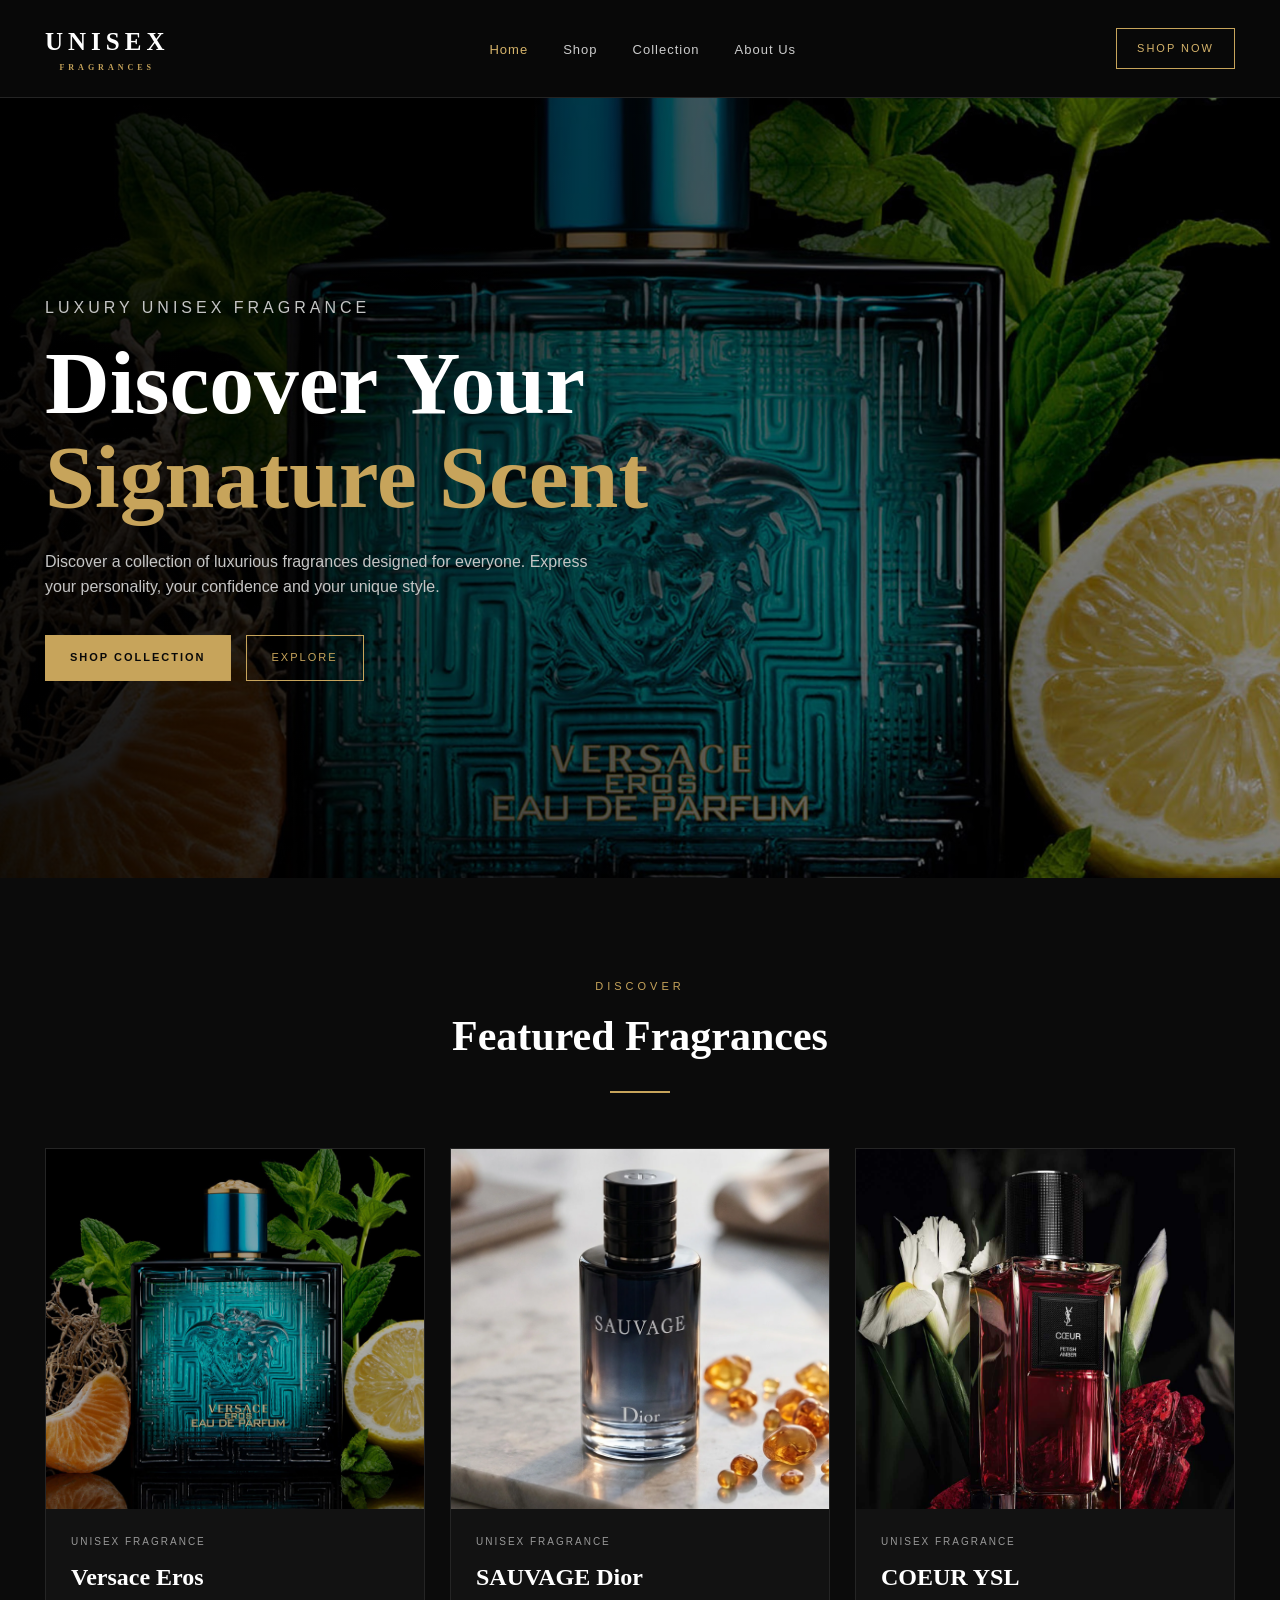
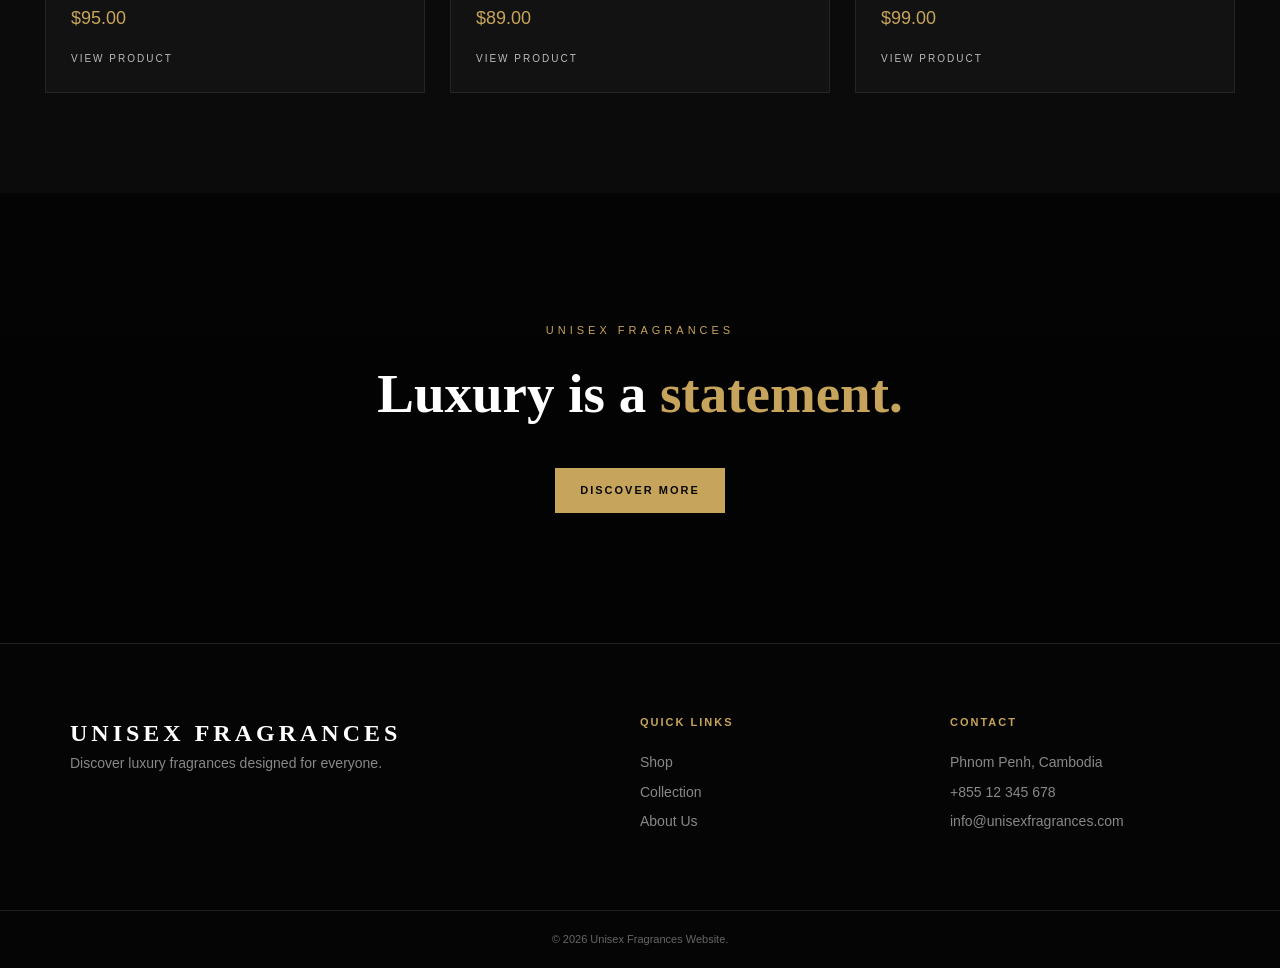
<file: Index.html>
<!DOCTYPE html>
<html lang="en">

<head>
    <meta charset="UTF-8">
    <meta name="viewport" content="width=device-width, initial-scale=1.0">

    <title>Unisex Fragrances | Luxury Perfume</title>

    <link rel="stylesheet" href="index.css">
</head>

<body>

<header>

    <nav class="navbar">

        <!-- SHOP NAME -->
        <a href="Index.html" class="logo">
            UNISEX
            <span>FRAGRANCES</span>
        </a>

        <ul class="nav-links">

            <li>
                <a href="Index.html" class="active">
                    Home
                </a>
            </li>

            <li>
                <a href="shop.html">
                    Shop
                </a>
            </li>

            <li>
                <a href="collection.html">
                    Collection
                </a>
            </li>

            <li>
                <a href="about.html">
                    About Us
                </a>
            </li>

        

        </ul>

        <a href="shop.html" class="nav-button">
            SHOP NOW
        </a>

    </nav>

</header>


<!-- =========================
     HERO / HOME
========================= -->

<section class="hero">

    <div class="hero-content">

        <p class="small-title">
            LUXURY UNISEX FRAGRANCE
        </p>

        <h1>
            Discover Your
            <span>Signature Scent</span>
        </h1>

        <p class="hero-description">

            Discover a collection of luxurious fragrances
            designed for everyone. Express your personality,
            your confidence and your unique style.

        </p>

        <div class="hero-buttons">

            <a href="shop.html" class="gold-button">
                SHOP COLLECTION
            </a>

            <a href="collection.html" class="outline-button">
                EXPLORE
            </a>

        </div>

    </div>

</section>


<!-- =========================
     FEATURED PRODUCTS
========================= -->

<section class="featured">

    <div class="section-title">

        <p>DISCOVER</p>

        <h2>
            Featured Fragrances
        </h2>

        <span></span>

    </div>


    <div class="product-grid">


        <!-- PRODUCT 1 -->

        <div class="product-card">

            <div class="product-image">

                <img
                    src="Image/image.png"
                    alt="Versace Eros">

            </div>

            <div class="product-info">

                <p>UNISEX FRAGRANCE</p>

                <h3>
                    Versace Eros
                </h3>

                <span>
                    $95.00
                </span>

                <a href="versace_eros.html">
                    VIEW PRODUCT
                </a>

            </div>

        </div>


        <!-- PRODUCT 2 -->

        <div class="product-card">

            <div class="product-image">

                <img
                    src="Image/image_2026-09-25_21-42-36.png"
                    alt="SAUVAGE Dior Perfume">

            </div>

            <div class="product-info">

                <p>UNISEX FRAGRANCE</p>

                <h3>
                    SAUVAGE Dior
                </h3>

                <span>
                    $89.00
                </span>

                <a href="sauvage_dior.html">
                    VIEW PRODUCT
                </a>

            </div>

        </div>


        <!-- PRODUCT 3 -->

        <div class="product-card">

            <div class="product-image">

                <img
                    src="Image/WW-51570YSL_coeur_edp_alt2.jpg"
                    alt="COEUR YSL Perfume">

            </div>

            <div class="product-info">

                <p>UNISEX FRAGRANCE</p>

                <h3>
                    COEUR YSL
                </h3>

                <span>
                    $99.00
                </span>

                <a href="coeur_ysl.html">
                    VIEW PRODUCT
                </a>

            </div>

        </div>

    </div>

</section>


<!-- =========================
     LUXURY SECTION
========================= -->

<section class="luxury-banner">

    <div>

        <p>
            UNISEX FRAGRANCES
        </p>

        <h2>
            Luxury is a
            <span>statement.</span>
        </h2>

        <a
            href="collection.html"
            class="gold-button">

            DISCOVER MORE

        </a>

    </div>

</section>


<!-- =========================
     FOOTER
========================= -->

<footer>

    <div class="footer-content">


        <div>

            <h2>
                UNISEX FRAGRANCES
            </h2>

            <p>
                Discover luxury fragrances designed
                for everyone.
            </p>

        </div>


        <div>

            <h3>
                QUICK LINKS
            </h3>

            <!-- <a href="Index.html">
                Home
            </a> -->

            <a href="shop.html">
                Shop
            </a>

            <a href="collection.html">
                Collection
            </a>

            <a href="about.html">
                About Us
            </a>

        </div>


        <div>

            <h3>
                CONTACT
            </h3>

            <p>
                Phnom Penh, Cambodia
            </p>

            <p>
                +855 12 345 678
            </p>

            <p>
                info@unisexfragrances.com
            </p>

        </div>


    </div>


    <div class="copyright">

        © 2026 Unisex Fragrances Website.
    

    </div>

</footer>

</body>

</html>
</file>
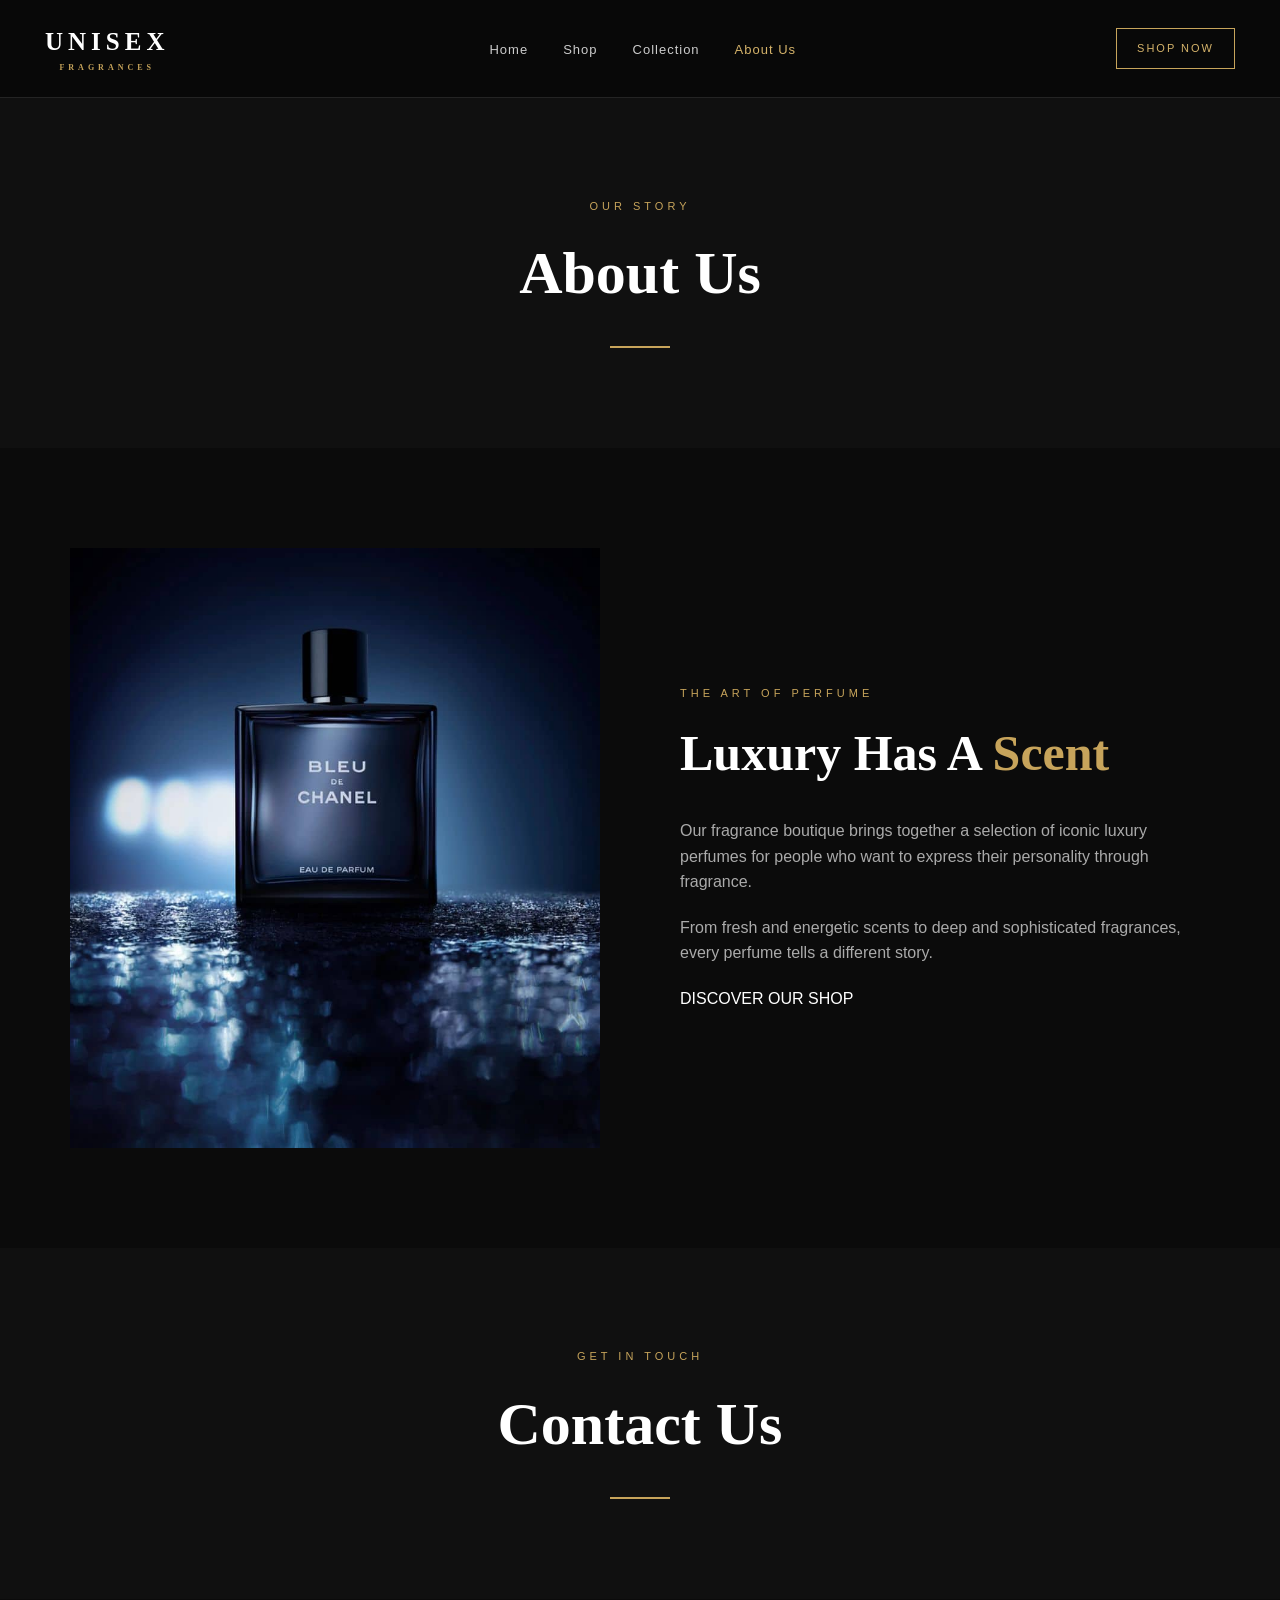
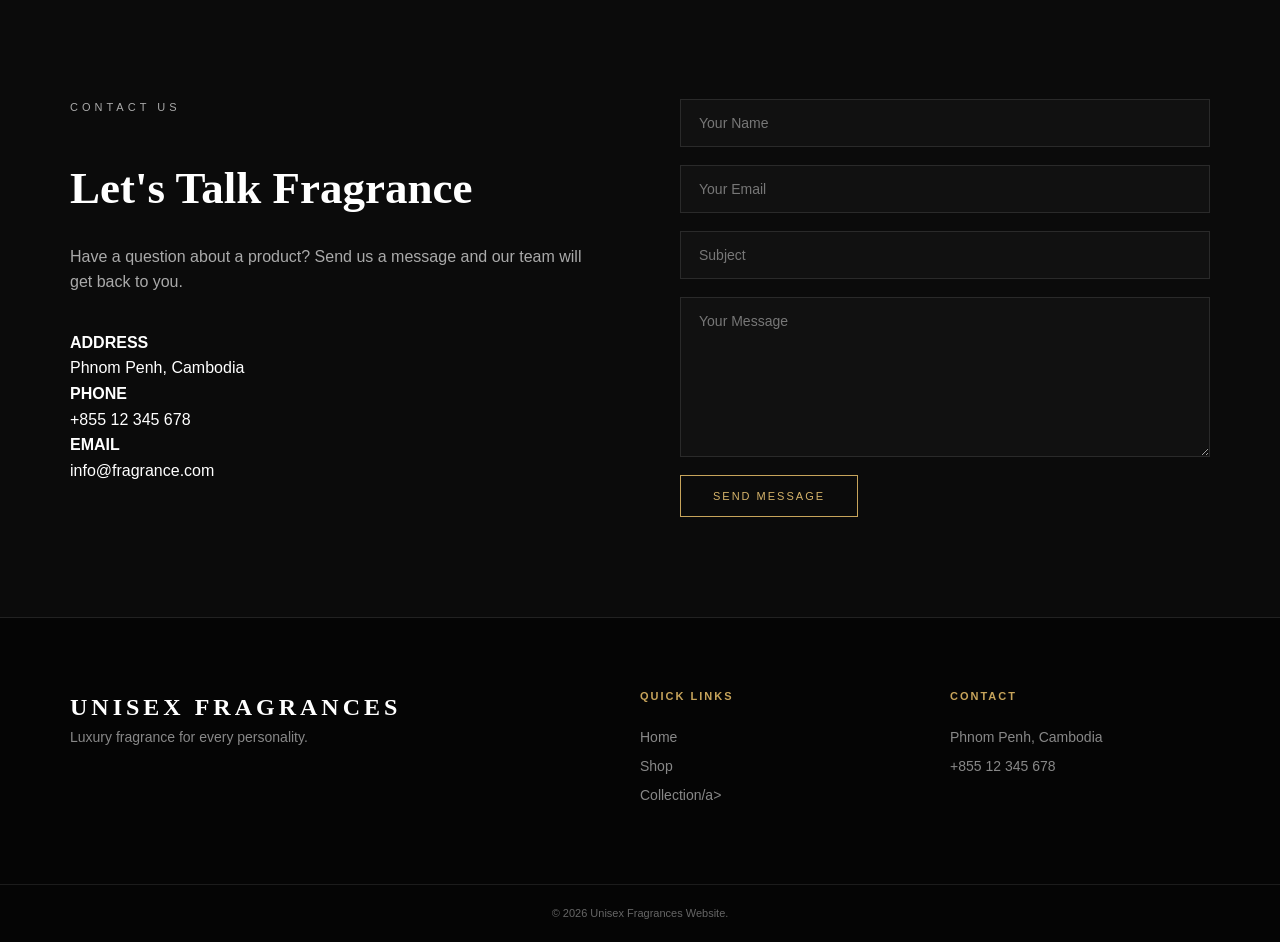
<file: about.html>
<!DOCTYPE html>
<html lang="en">
<head>
    <meta charset="UTF-8">
    <meta name="viewport" content="width=device-width, initial-scale=1.0">
    <title>About | Unisex Fragrance</title>
    <link rel="stylesheet" href="about.css">
</head>

<body>

<header>
    <nav class="navbar">

        <a href="Index.html" class="logo">
            UNISEX
            <span>FRAGRANCES</span>
        </a>

        <ul class="nav-links">
            <li><a href="Index.html">Home</a></li>
            <li><a href="shop.html">Shop</a></li>
            <li><a href="collection.html">Collection</a></li>
            <li><a href="about.html" class="active">About Us</a></li>
            
        </ul>

        <a href="shop.html" class="nav-button">SHOP NOW</a>

    </nav>
</header>


<section class="page-header">

    <p>OUR STORY</p>

    <h1>About Us</h1>

    <span></span>

</section>


<section class="about-section">

    <div class="about-image">

        <img src="/Image/chanel_blue_de_chanel.jpg">

    </div>


    <div class="about-content">

        <p class="small-title">THE ART OF PERFUME</p>

        <h2>Luxury Has A <span>Scent</span></h2>

        <p>
            Our fragrance boutique brings together a selection
            of iconic luxury perfumes for people who want to
            express their personality through fragrance.
        </p>

        <p>
            From fresh and energetic scents to deep and
            sophisticated fragrances, every perfume tells
            a different story.
        </p>

        <a href="shop.html" class="gold-button">
            DISCOVER OUR SHOP
        </a>

    </div>

</section>
<section class="page-header">

    <p>GET IN TOUCH</p>

    <h1>Contact Us</h1>

    <span></span>

</section>


<section class="contact-section">

    <div class="contact-info">

        <p class="small-title">CONTACT US</p>

        <h2>Let's Talk <span>Fragrance</span></h2>

        <p>
            Have a question about a product?
            Send us a message and our team will
            get back to you.
        </p>

        <div class="contact-item">
            <strong>ADDRESS</strong>
            <p>Phnom Penh, Cambodia</p>
        </div>

        <div class="contact-item">
            <strong>PHONE</strong>
            <p>+855 12 345 678</p>
        </div>

        <div class="contact-item">
            <strong>EMAIL</strong>
            <p>info@fragrance.com</p>
        </div>

    </div>


    <form class="contact-form">

        <input type="text" placeholder="Your Name" required>

        <input type="email" placeholder="Your Email" required>

        <input type="text" placeholder="Subject">

        <textarea rows="7" placeholder="Your Message"></textarea>

        <button type="submit" class="gold-button">
            SEND MESSAGE
        </button>

    </form>

</section>


<footer>

    <div class="footer-content">

        <div>
            <h2>UNISEX FRAGRANCES</h2>
            <p>Luxury fragrance for every personality.</p>
        </div>

        <div>
            <h3>QUICK LINKS</h3>
            <a href="Index.html">Home</a>
            <a href="shop.html">Shop</a>
            <a href="collection.html">Collection/a>
        </div>

        <div>
            <h3>CONTACT</h3>
            <p>Phnom Penh, Cambodia</p>
            <p>+855 12 345 678</p>
        </div>

    </div>

    <div class="copyright">
        © 2026 Unisex Fragrances Website.
    </div>

</footer>

</body>
</html>
</file>
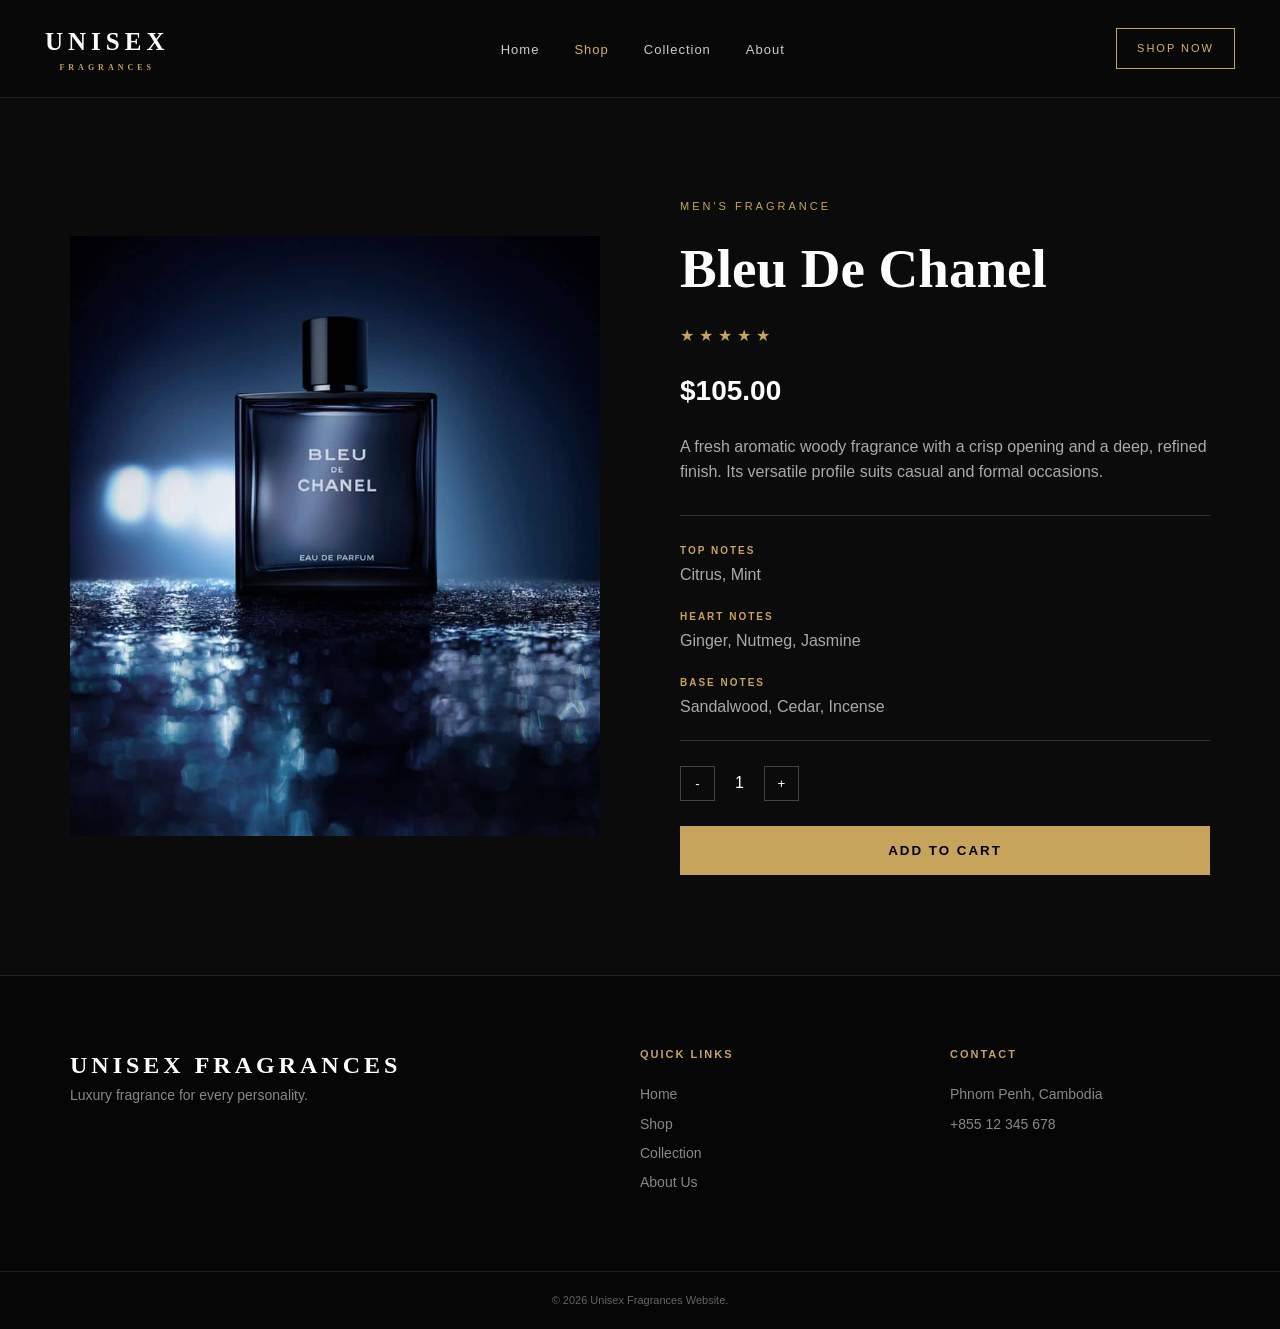
<file: bleu_de_chanel.html>
<!DOCTYPE html>
<html lang="en">
<head>
    <meta charset="UTF-8">
    <meta name="viewport" content="width=device-width, initial-scale=1.0">
    <title>Bleu De Chanel | Product</title>
    <link rel="stylesheet" href="product.css">
</head>

<body>

<header>
    <nav class="navbar">

        <a href="Index.html" class="logo">
            UNISEX
            <span>FRAGRANCES</span>
        </a>

        <ul class="nav-links">
            <li><a href="Index.html">Home</a></li>
            <li><a href="shop.html" class="active">Shop</a></li>
            <li><a href="collection.html">Collection</a></li>
            <li><a href="about.html">About</a></li>
            
        </ul>

        <a href="shop.html" class="nav-button">SHOP NOW</a>

    </nav>
</header>


<section class="product-detail">

    <div class="product-detail-image">

        <img src="Image/chanel_blue_de_chanel.jpg" alt="Bleu De Chanel Perfume">

    </div>


    <div class="product-detail-info">

        <p class="category">MEN'S FRAGRANCE</p>

        <h1>Bleu De Chanel</h1>

        <div class="stars">
            ★★★★★
        </div>

        <h2>$105.00</h2>

        <p class="description">

            A fresh aromatic woody fragrance with a crisp opening
            and a deep, refined finish. Its versatile profile
            suits casual and formal occasions.

        </p>


        <div class="notes">

            <div>
                <strong>TOP NOTES</strong>
                <p>Citrus, Mint</p>
            </div>

            <div>
                <strong>HEART NOTES</strong>
                <p>Ginger, Nutmeg, Jasmine</p>
            </div>

            <div>
                <strong>BASE NOTES</strong>
                <p>Sandalwood, Cedar, Incense</p>
            </div>

        </div>


        <div class="quantity">

            <button>-</button>
            <span>1</span>
            <button>+</button>

        </div>


        <button class="add-cart">
            ADD TO CART
        </button>

    </div>

</section>


<footer>

    <div class="footer-content">

        <div>
            <h2>UNISEX FRAGRANCES</h2>
            <p>Luxury fragrance for every personality.</p>
        </div>

        <div>
            <h3>QUICK LINKS</h3>
            <a href="Index.html">Home</a>
            <a href="shop.html">Shop</a>
            <a href="collection.html">Collection</a>
            <a href="about.html">About Us</a>
        </div>

        <div>
            <h3>CONTACT</h3>
            <p>Phnom Penh, Cambodia</p>
            <p>+855 12 345 678</p>
        </div>

    </div>

    <div class="copyright">
        © 2026 Unisex Fragrances Website.
    </div>

</footer>

</body>
</html>
</file>
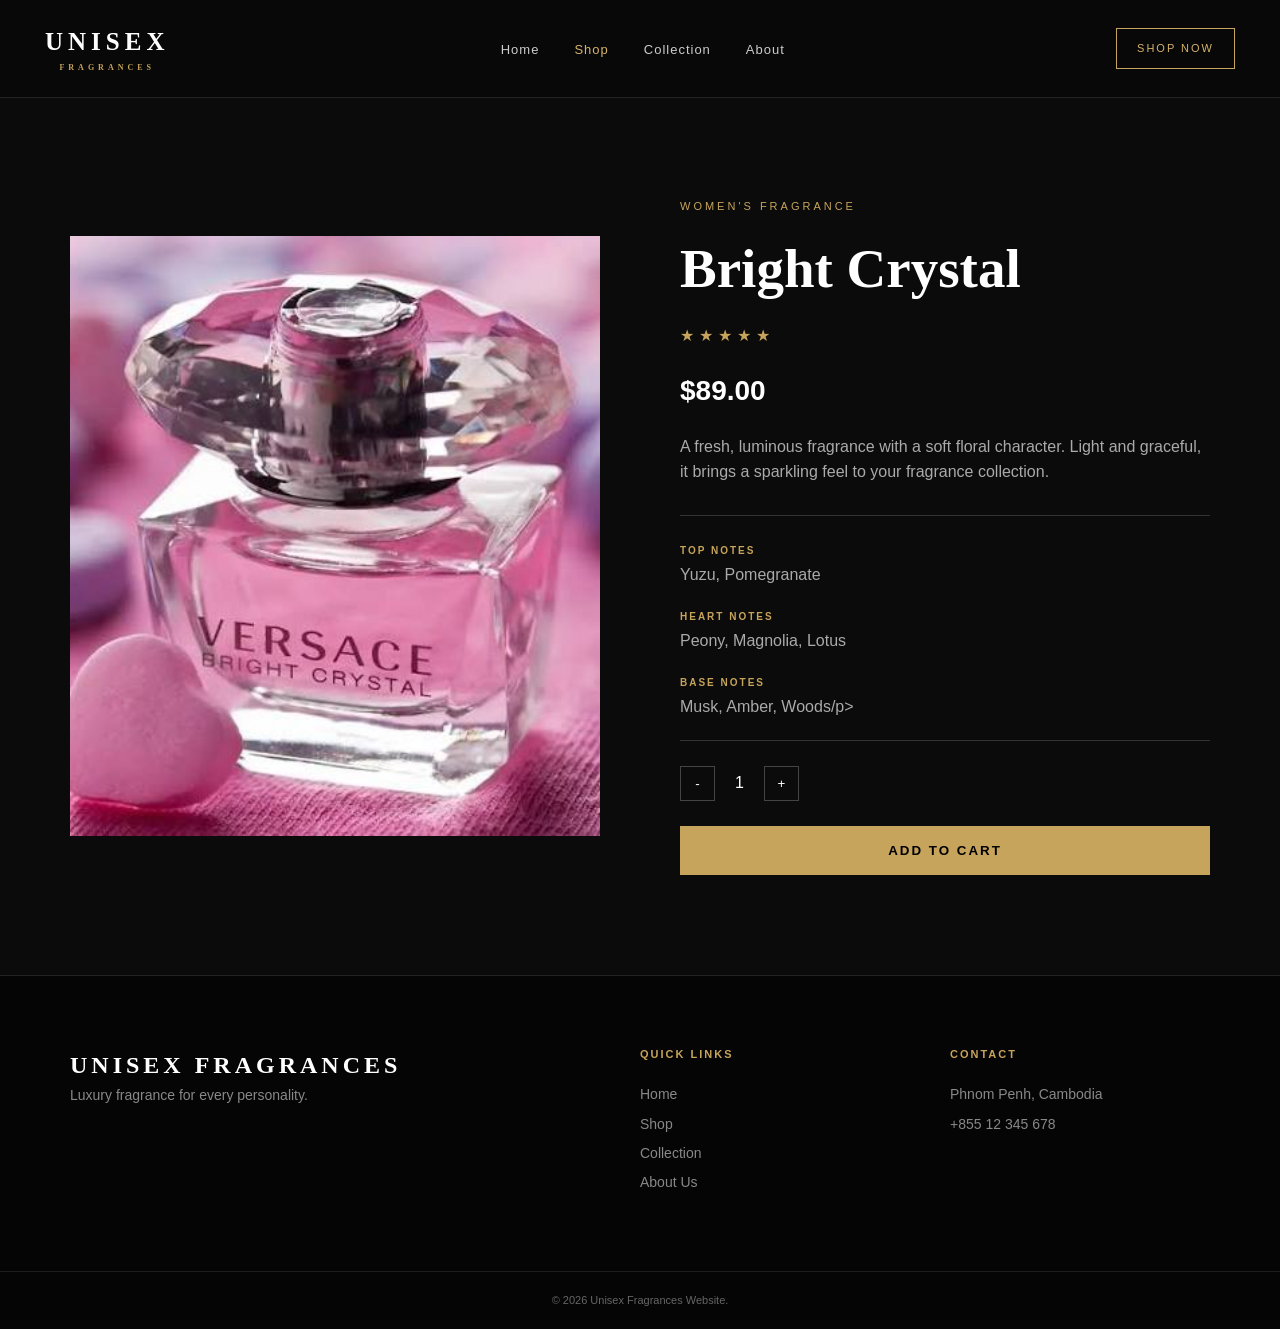
<file: bright_crystal.html>
<!DOCTYPE html>
<html lang="en">
<head>
    <meta charset="UTF-8">
    <meta name="viewport" content="width=device-width, initial-scale=1.0">
    <title>Bright Crystal | Product</title>
    <link rel="stylesheet" href="product.css">
</head>

<body>

<header>
    <nav class="navbar">

        <a href="Index.html" class="logo">
            UNISEX
            <span>FRAGRANCES</span>
        </a>

        <ul class="nav-links">
            <li><a href="Index.html">Home</a></li>
            <li><a href="shop.html" class="active">Shop</a></li>
            <li><a href="collection.html">Collection</a></li>
            <li><a href="about.html">About</a></li>
            
        </ul>

        <a href="shop.html" class="nav-button">SHOP NOW</a>

    </nav>
</header>


<section class="product-detail">

    <div class="product-detail-image">

        <img src="Image/images%20(1).jpg" alt="Bright Crystal Perfume">

    </div>


    <div class="product-detail-info">

        <p class="category">WOMEN'S FRAGRANCE</p>

        <h1>Bright Crystal</h1>

        <div class="stars">
            ★★★★★
        </div>

        <h2>$89.00</h2>

        <p class="description">

            A fresh, luminous fragrance with a soft floral
            character. Light and graceful, it brings a sparkling
            feel to your fragrance collection.

        </p>


        <div class="notes">

            <div>
                <strong>TOP NOTES</strong>
                <p>Yuzu, Pomegranate</p>
            </div>

            <div>
                <strong>HEART NOTES</strong>
                <p>Peony, Magnolia, Lotus</p>
            </div>

            <div>
                <strong>BASE NOTES</strong>
                <p>Musk, Amber, Woods/p>
            </div>

        </div>


        <div class="quantity">

            <button>-</button>
            <span>1</span>
            <button>+</button>

        </div>


        <button class="add-cart">
            ADD TO CART
        </button>

    </div>

</section>


<footer>

    <div class="footer-content">

        <div>
            <h2>UNISEX FRAGRANCES</h2>
            <p>Luxury fragrance for every personality.</p>
        </div>

        <div>
            <h3>QUICK LINKS</h3>
            <a href="Index.html">Home</a>
            <a href="shop.html">Shop</a>
            <a href="collection.html">Collection</a>
            <a href="about.html">About Us</a>
        </div>

        <div>
            <h3>CONTACT</h3>
            <p>Phnom Penh, Cambodia</p>
            <p>+855 12 345 678</p>
        </div>

    </div>

    <div class="copyright">
        © 2026 Unisex Fragrances Website.
    </div>

</footer>

</body>
</html>
</file>
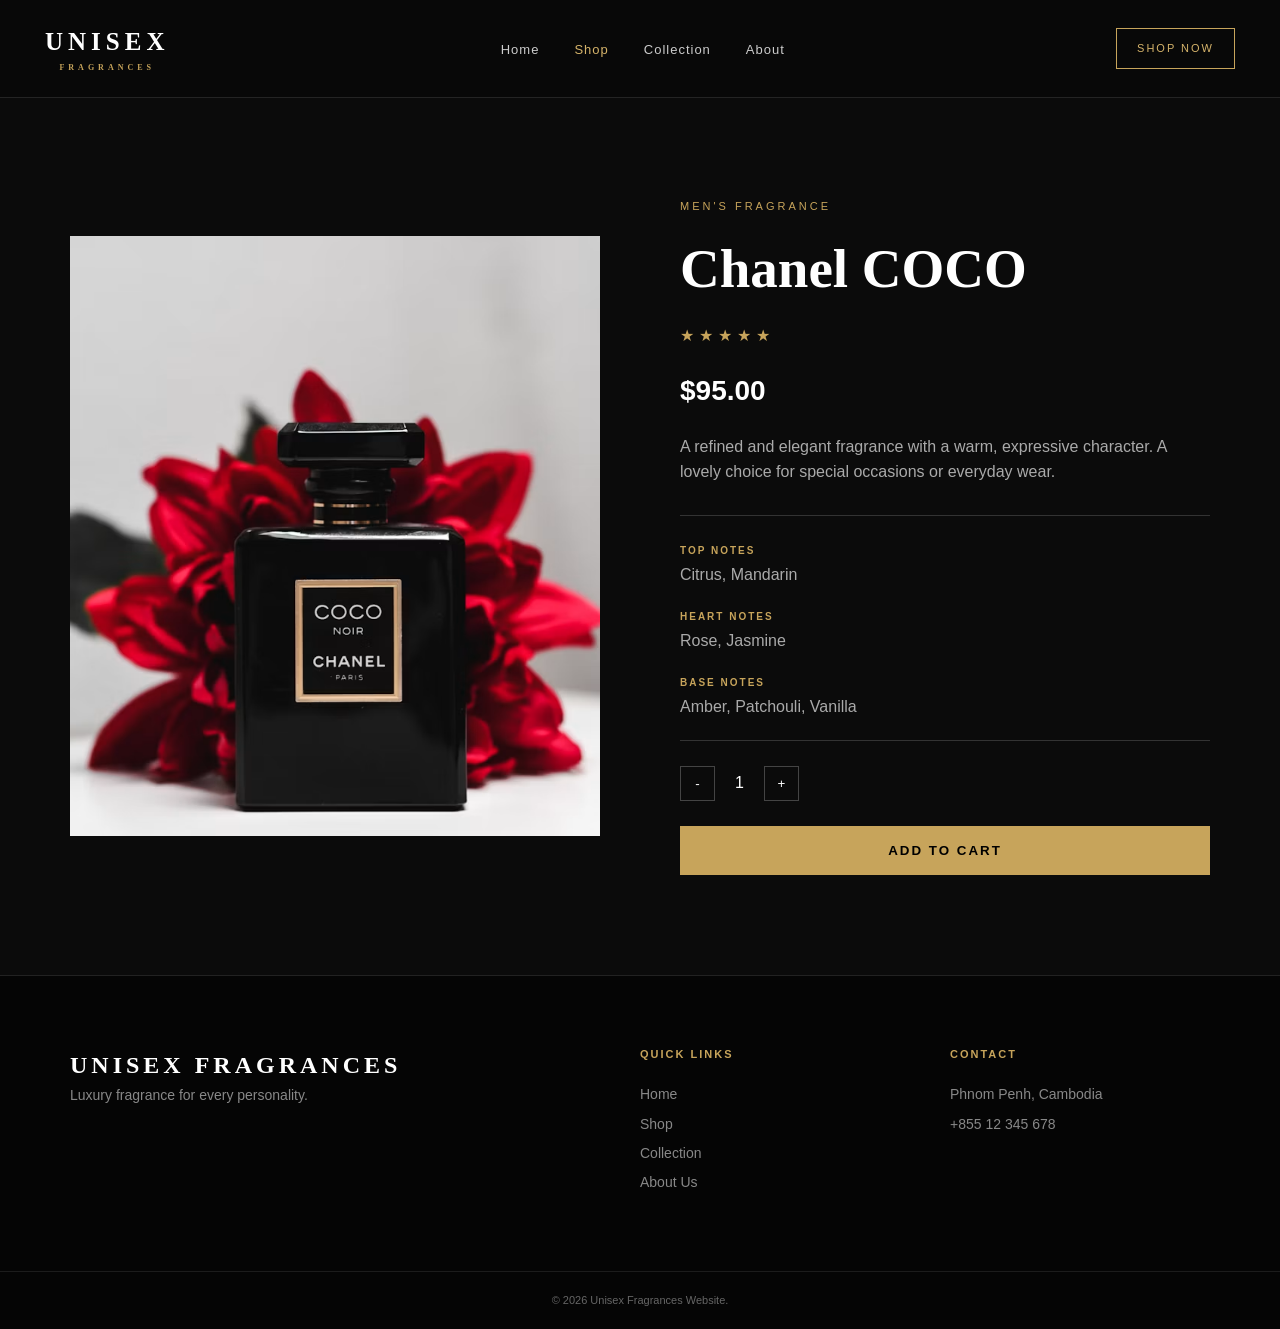
<file: chanel_coco.html>
<!DOCTYPE html>
<html lang="en">
<head>
    <meta charset="UTF-8">
    <meta name="viewport" content="width=device-width, initial-scale=1.0">
    <title>Chanel COCO | Product</title>
    <link rel="stylesheet" href="product.css">
</head>

<body>

<header>
    <nav class="navbar">

        <a href="Index.html" class="logo">
            UNISEX
            <span>FRAGRANCES</span>
        </a>

        <ul class="nav-links">
            <li><a href="Index.html">Home</a></li>
            <li><a href="shop.html" class="active">Shop</a></li>
            <li><a href="collection.html">Collection</a></li>
            <li><a href="about.html">About</a></li>
            
        </ul>

        <a href="shop.html" class="nav-button">SHOP NOW</a>

    </nav>
</header>


<section class="product-detail">

    <div class="product-detail-image">

        <img src="Image/photo-1594035910387-fea47794261f.avif" alt="Chanel COCO Perfume">

    </div>


    <div class="product-detail-info">

        <p class="category">MEN'S FRAGRANCE</p>

        <h1>Chanel COCO</h1>

        <div class="stars">
            ★★★★★
        </div>

        <h2>$95.00</h2>

        <p class="description">

            A refined and elegant fragrance with a warm, 
            expressive character. A lovely choice for special 
            occasions or everyday wear.

        </p>


        <div class="notes">

            <div>
                <strong>TOP NOTES</strong>
                <p>Citrus, Mandarin</p>
            </div>

            <div>
                <strong>HEART NOTES</strong>
                <p>Rose, Jasmine</p>
            </div>

            <div>
                <strong>BASE NOTES</strong>
                <p>Amber, Patchouli, Vanilla</p>
            </div>

        </div>


        <div class="quantity">

            <button>-</button>
            <span>1</span>
            <button>+</button>

        </div>


        <button class="add-cart">
            ADD TO CART
        </button>

    </div>

</section>


<footer>

    <div class="footer-content">

        <div>
            <h2>UNISEX FRAGRANCES</h2>
            <p>Luxury fragrance for every personality.</p>
        </div>

        <div>
            <h3>QUICK LINKS</h3>
            <a href="Index.html">Home</a>
            <a href="shop.html">Shop</a>
            <a href="collection.html">Collection</a>
            <a href="about.html">About Us</a>
        </div>

        <div>
            <h3>CONTACT</h3>
            <p>Phnom Penh, Cambodia</p>
            <p>+855 12 345 678</p>
        </div>

    </div>

    <div class="copyright">
        © 2026 Unisex Fragrances Website.
    </div>

</footer>

</body>
</html>
</file>
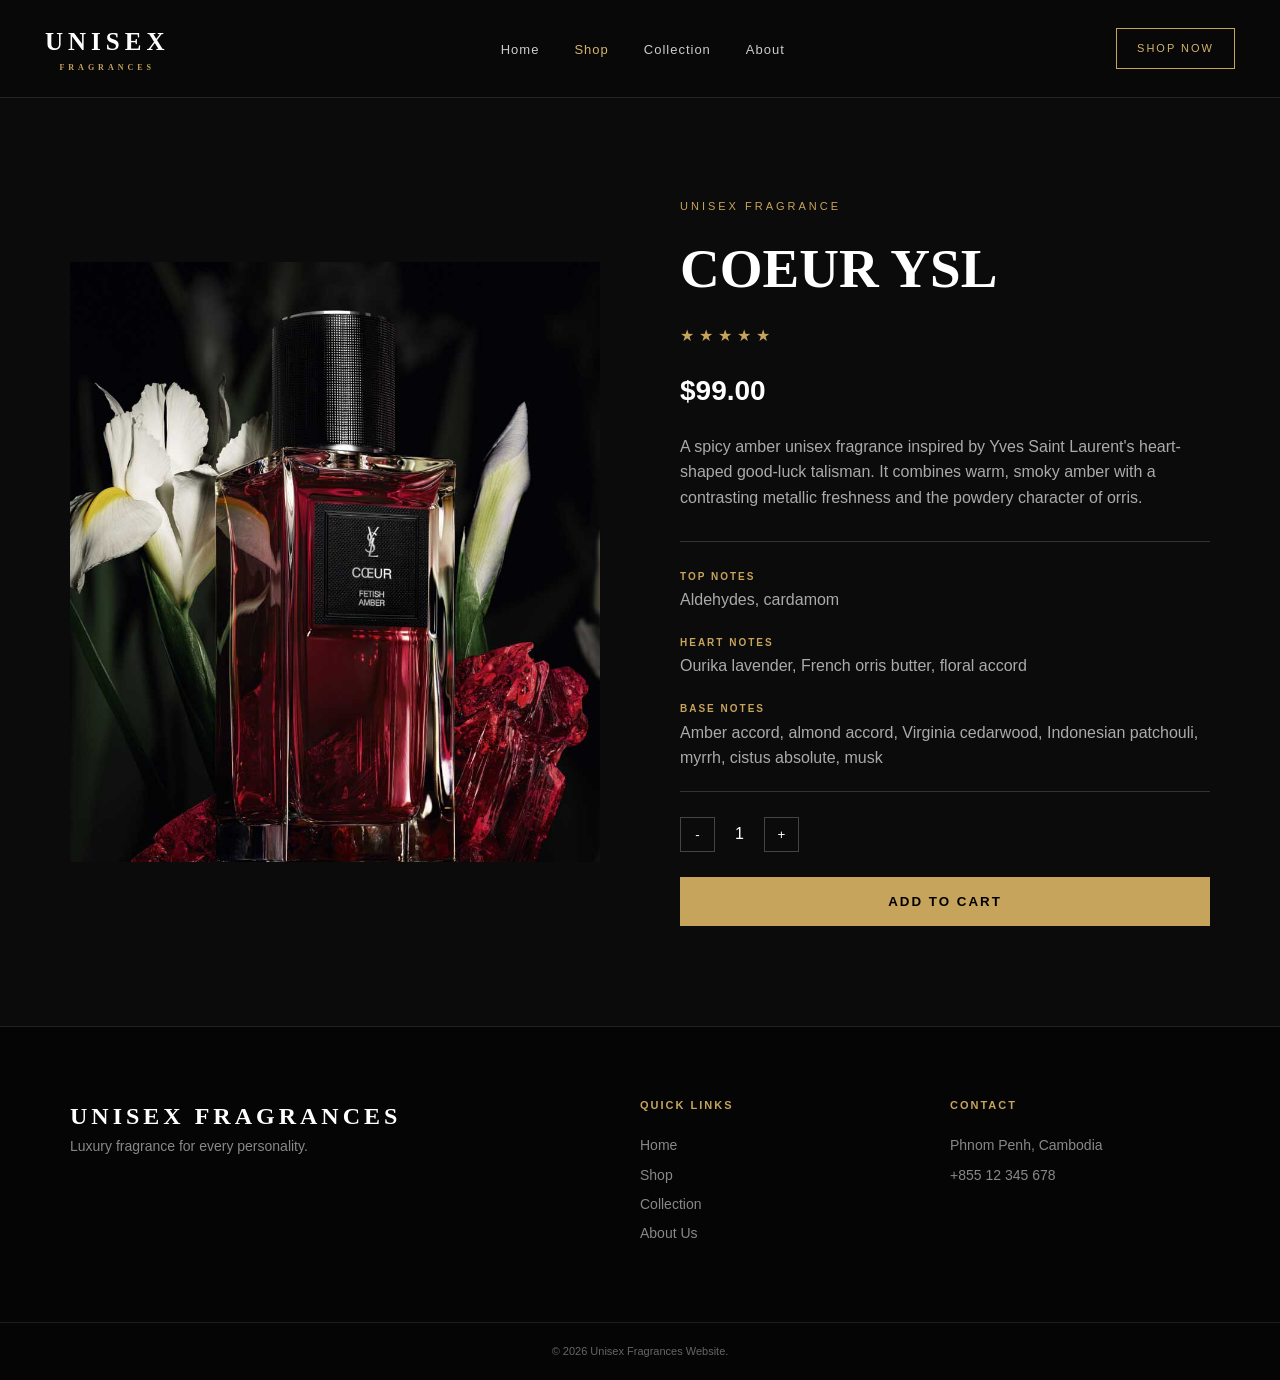
<file: coeur_ysl.html>
<!DOCTYPE html>
<html lang="en">
<head>
    <meta charset="UTF-8">
    <meta name="viewport" content="width=device-width, initial-scale=1.0">
    <title>COEUR YSL | Product</title>
    <link rel="stylesheet" href="product.css">
</head>

<body>

<header>
    <nav class="navbar">

        <a href="Index.html" class="logo">
            UNISEX
            <span>FRAGRANCES</span>
        </a>

        <ul class="nav-links">
            <li><a href="Index.html">Home</a></li>
            <li><a href="shop.html" class="active">Shop</a></li>
            <li><a href="collection.html">Collection</a></li>
            <li><a href="about.html">About</a></li>
            
        </ul>

        <a href="shop.html" class="nav-button">SHOP NOW</a>

    </nav>
</header>


<section class="product-detail">

    <div class="product-detail-image">

        <img src="Image/WW-51570YSL_coeur_edp_alt2.jpg" alt="COEUR YSL Perfume">

    </div>


    <div class="product-detail-info">

        <p class="category">UNISEX FRAGRANCE</p>

        <h1>COEUR YSL</h1>

        <div class="stars">
            ★★★★★
        </div>

        <h2>$99.00</h2>

        <p class="description">

            A spicy amber unisex fragrance inspired by Yves Saint Laurent's heart-shaped good-luck talisman.
            It combines warm, smoky amber with a contrasting metallic freshness 
            and the powdery character of orris.

        </p>


        <div class="notes">

            <div>
                <strong>TOP NOTES</strong>
                <p>Aldehydes, cardamom</p>
            </div>

            <div>
                <strong>HEART NOTES</strong>
                <p>Ourika lavender, French orris butter, floral accord</p>
            </div>

            <div>
                <strong>BASE NOTES</strong>
                <p>Amber accord, almond accord, Virginia cedarwood, 
                    Indonesian patchouli, myrrh, 
                    cistus absolute, musk</p>
            </div>

        </div>


        <div class="quantity">

            <button>-</button>
            <span>1</span>
            <button>+</button>

        </div>


        <button class="add-cart">
            ADD TO CART
        </button>

    </div>

</section>


<footer>

    <div class="footer-content">

        <div>
            <h2>UNISEX FRAGRANCES</h2>
            <p>Luxury fragrance for every personality.</p>
        </div>

        <div>
            <h3>QUICK LINKS</h3>
            <a href="Index.html">Home</a>
            <a href="shop.html">Shop</a>
            <a href="collection.html">Collection</a>
            <a href="about.html">About Us</a>
        </div>

        <div>
            <h3>CONTACT</h3>
            <p>Phnom Penh, Cambodia</p>
            <p>+855 12 345 678</p>
        </div>

    </div>

    <div class="copyright">
        © 2026 Unisex Fragrances Website.
    </div>

</footer>

</body>
</html>
</file>
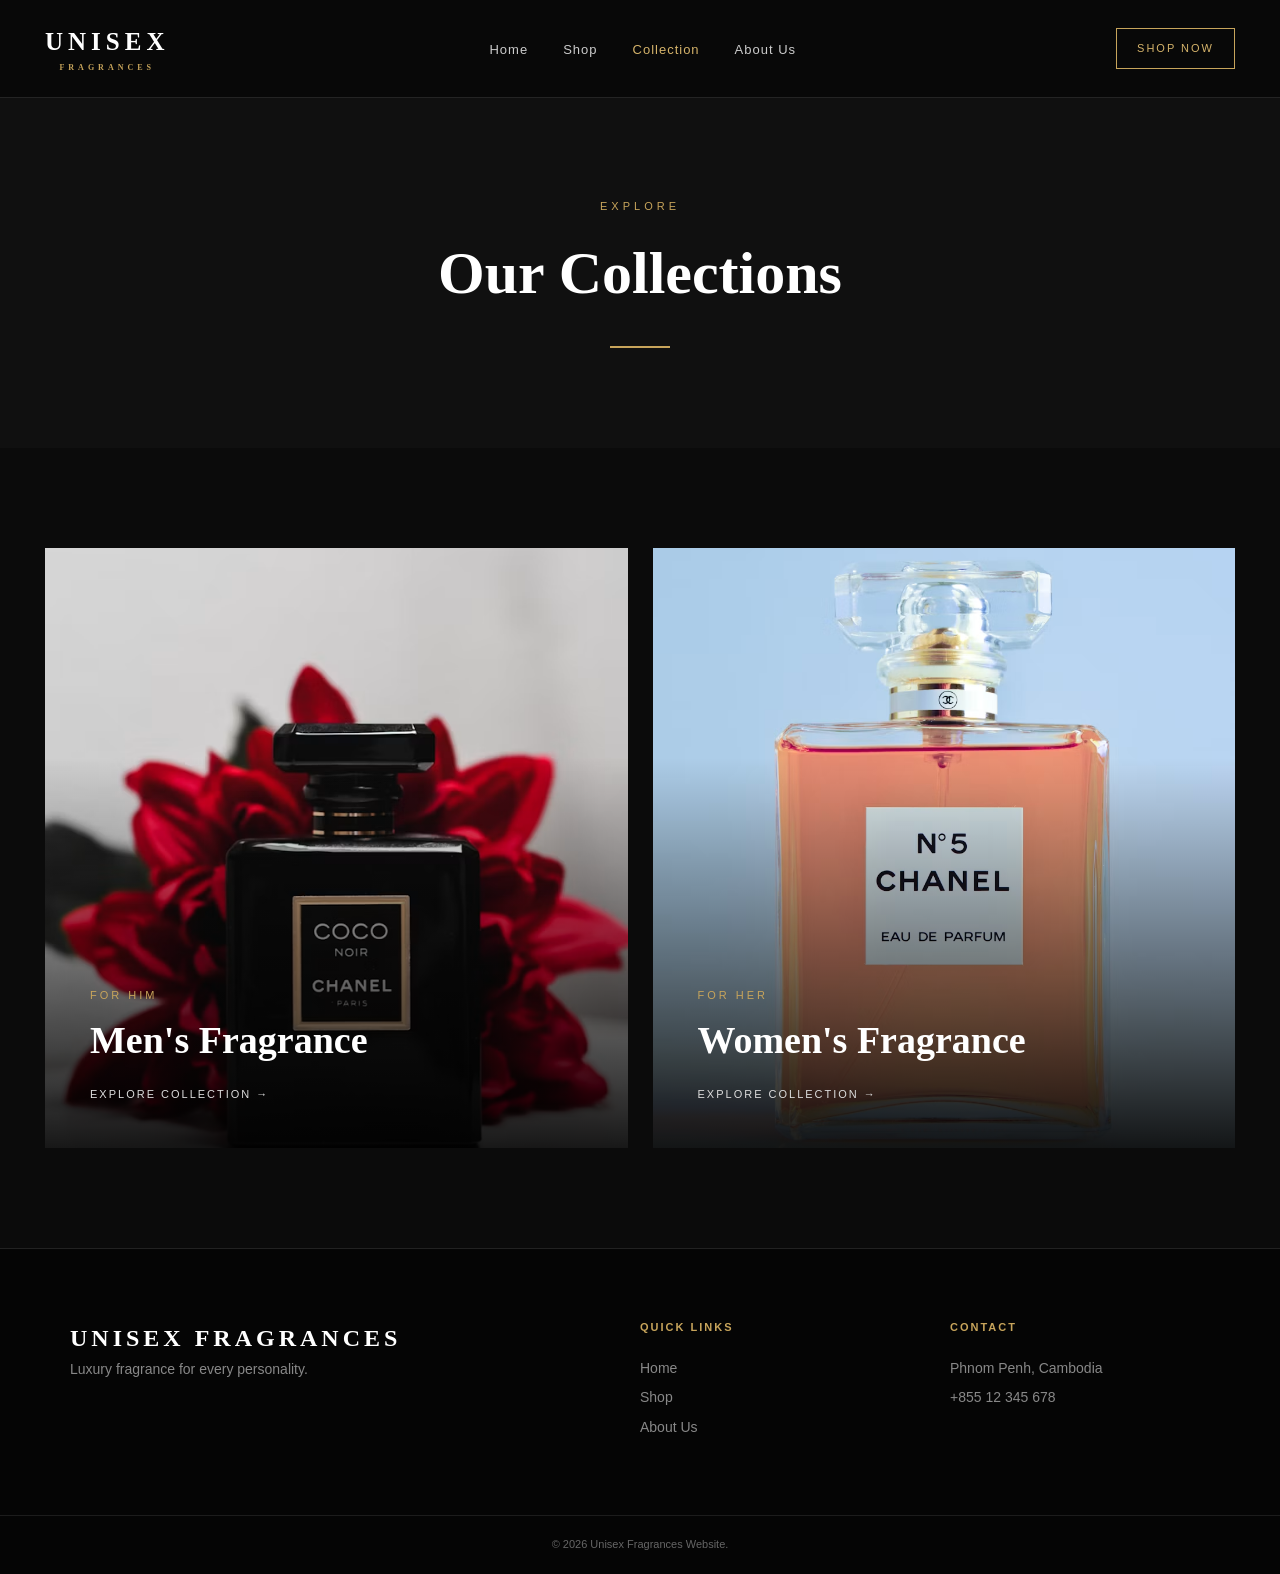
<file: collection.html>
<!DOCTYPE html>
<html lang="en">
<head>
    <meta charset="UTF-8">
    <meta name="viewport" content="width=device-width, initial-scale=1.0">
    <title>Collection | Unisex Fragrance</title>
    <link rel="stylesheet" href="collection.css">
</head>

<body>

<header>
    <nav class="navbar">

        <a href="Index.html" class="logo">
            UNISEX
            <span>FRAGRANCES</span>
        </a>

        <ul class="nav-links">
            <li><a href="Index.html">Home</a></li>
            <li><a href="shop.html">Shop</a></li>
            <li><a href="collection.html" class="active">Collection</a></li>
            <li><a href="about.html">About Us</a></li>
            
        </ul>

        <a href="shop.html" class="nav-button">SHOP NOW</a>

    </nav>
</header>


<section class="page-header">

    <p>EXPLORE</p>

    <h1>Our Collections</h1>

    <span></span>

</section>


<section class="collections">


    <div class="collection-card">

        <img src="/Image/photo-1594035910387-fea47794261f.avif">

        <div class="collection-overlay">

            <p>FOR HIM</p>

            <h2>Men's Fragrance</h2>

            <a href="shop.html">EXPLORE COLLECTION →</a>

        </div>

    </div>


    <div class="collection-card">

        <img src="/Image/photo-1541643600914-78b084683601.avif">

        <div class="collection-overlay">

            <p>FOR HER</p>

            <h2>Women's Fragrance</h2>

            <a href="shop.html">EXPLORE COLLECTION →</a>

        </div>

    </div>


</section>


<footer>

    <div class="footer-content">

        <div>
            <h2>UNISEX FRAGRANCES</h2>
            <p>Luxury fragrance for every personality.</p>
        </div>

        <div>
            <h3>QUICK LINKS</h3>
            <a href="Index.html">Home</a>
            <a href="shop.html">Shop</a>
            <a href="about.html">About Us</a>
        
        </div>

        <div>
            <h3>CONTACT</h3>
            <p>Phnom Penh, Cambodia</p>
            <p>+855 12 345 678</p>
        </div>

    </div>

    <div class="copyright">
        © 2026 Unisex Fragrances Website.
    </div>

</footer>

</body>
</html>
</file>
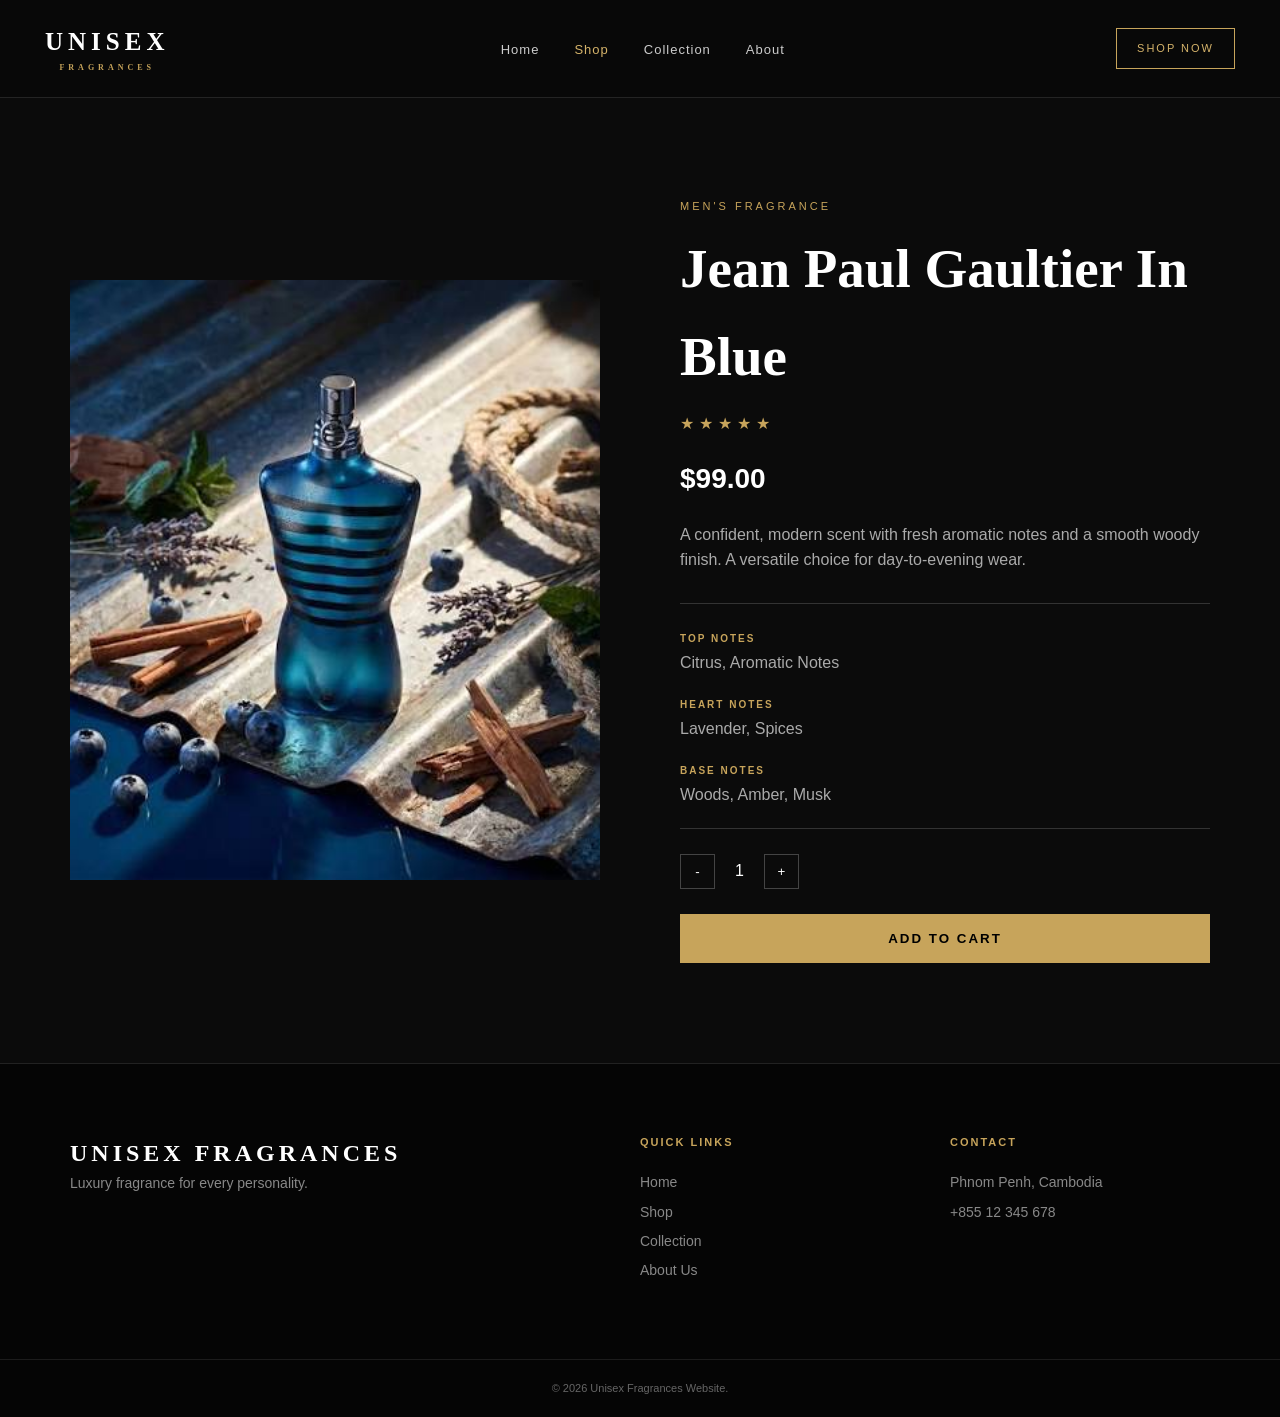
<file: jean_paul_gaultier_in_blue.html>
<!DOCTYPE html>
<html lang="en">
<head>
    <meta charset="UTF-8">
    <meta name="viewport" content="width=device-width, initial-scale=1.0">
    <title>Jean Paul Gaultier In Blue | Product</title>
    <link rel="stylesheet" href="product.css">
</head>

<body>

<header>
    <nav class="navbar">

        <a href="Index.html" class="logo">
            UNISEX
            <span>FRAGRANCES</span>
        </a>

        <ul class="nav-links">
            <li><a href="Index.html">Home</a></li>
            <li><a href="shop.html" class="active">Shop</a></li>
            <li><a href="collection.html">Collection</a></li>
            <li><a href="about.html">About</a></li>
            
        </ul>

        <a href="shop.html" class="nav-button">SHOP NOW</a>

    </nav>
</header>


<section class="product-detail">

    <div class="product-detail-image">

        <img src="Image/images%20(2).jpg" alt="Jean Paul Gaultier In Blue Perfume">

    </div>


    <div class="product-detail-info">

        <p class="category">MEN'S FRAGRANCE</p>

        <h1>Jean Paul Gaultier In Blue</h1>

        <div class="stars">
            ★★★★★
        </div>

        <h2>$99.00</h2>

        <p class="description">

            A confident, modern scent with fresh aromatic notes
            and a smooth woody finish. A versatile choice for
            day-to-evening wear.

        </p>


        <div class="notes">

            <div>
                <strong>TOP NOTES</strong>
                <p>Citrus, Aromatic Notes</p>
            </div>

            <div>
                <strong>HEART NOTES</strong>
                <p>Lavender, Spices</p>
            </div>

            <div>
                <strong>BASE NOTES</strong>
                <p>Woods, Amber, Musk</p>
            </div>

        </div>


        <div class="quantity">

            <button>-</button>
            <span>1</span>
            <button>+</button>

        </div>


        <button class="add-cart">
            ADD TO CART
        </button>

    </div>

</section>


<footer>

    <div class="footer-content">

        <div>
            <h2>UNISEX FRAGRANCES</h2>
            <p>Luxury fragrance for every personality.</p>
        </div>

        <div>
            <h3>QUICK LINKS</h3>
            <a href="Index.html">Home</a>
            <a href="shop.html">Shop</a>
            <a href="collection.html">Collection</a>
            <a href="about.html">About Us</a>
        </div>

        <div>
            <h3>CONTACT</h3>
            <p>Phnom Penh, Cambodia</p>
            <p>+855 12 345 678</p>
        </div>

    </div>

    <div class="copyright">
        © 2026 Unisex Fragrances Website.
    </div>

</footer>

</body>
</html>
</file>
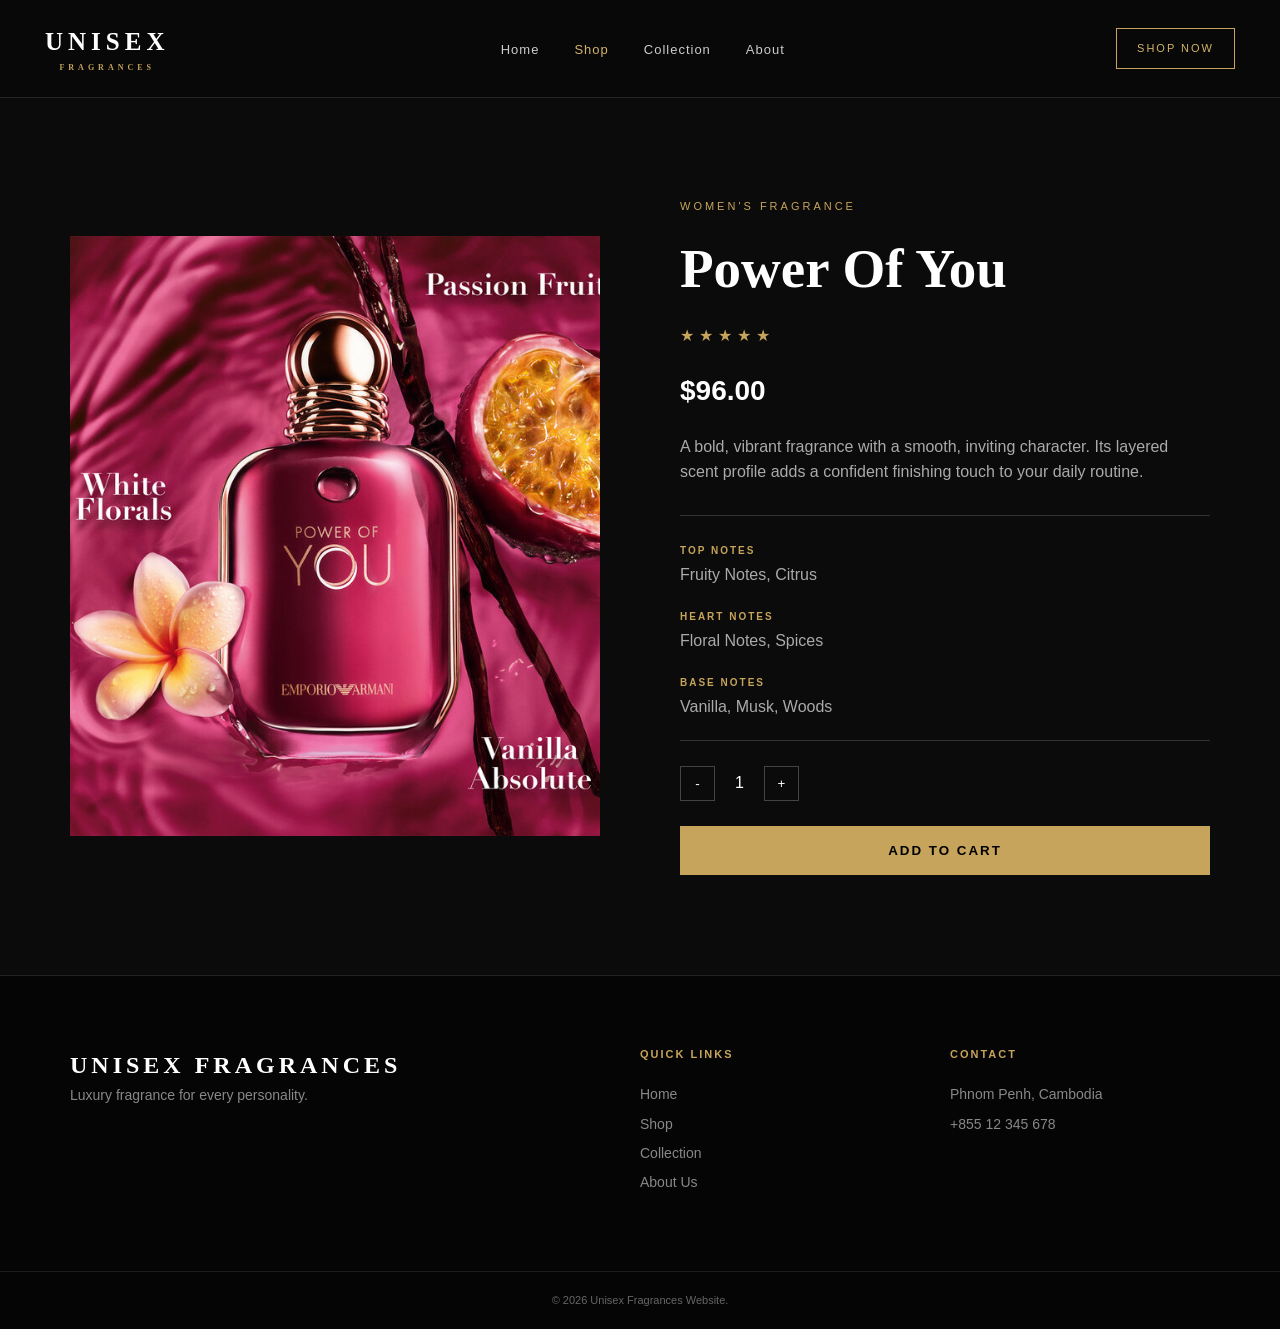
<file: power_of_you.html>
<!DOCTYPE html>
<html lang="en">
<head>
    <meta charset="UTF-8">
    <meta name="viewport" content="width=device-width, initial-scale=1.0">
    <title>Power Of You | Product</title>
    <link rel="stylesheet" href="product.css">
</head>

<body>

<header>
    <nav class="navbar">

        <a href="Index.html" class="logo">
            UNISEX
            <span>FRAGRANCES</span>
        </a>

        <ul class="nav-links">
            <li><a href="Index.html">Home</a></li>
            <li><a href="shop.html" class="active">Shop</a></li>
            <li><a href="collection.html">Collection</a></li>
            <li><a href="about.html">About</a></li>
            
        </ul>

        <a href="shop.html" class="nav-button">SHOP NOW</a>

    </nav>
</header>


<section class="product-detail">

    <div class="product-detail-image">

        <img src="Image/alt1.jpg" alt="Power Of You Perfume">

    </div>


    <div class="product-detail-info">

        <p class="category">WOMEN'S FRAGRANCE</p>

        <h1>Power Of You</h1>

        <div class="stars">
            ★★★★★
        </div>

        <h2>$96.00</h2>

        <p class="description">

            A bold, vibrant fragrance with a smooth, inviting
            character. Its layered scent profile adds a confident
            finishing touch to your daily routine.

        </p>


        <div class="notes">

            <div>
                <strong>TOP NOTES</strong>
                <p>Fruity Notes, Citrus<p>
            </div>

            <div>
                <strong>HEART NOTES</strong>
                <p>Floral Notes, Spices</p>
            </div>

            <div>
                <strong>BASE NOTES</strong>
                <p>Vanilla, Musk, Woods</p>
            </div>

        </div>


        <div class="quantity">

            <button>-</button>
            <span>1</span>
            <button>+</button>

        </div>


        <button class="add-cart">
            ADD TO CART
        </button>

    </div>

</section>


<footer>

    <div class="footer-content">

        <div>
            <h2>UNISEX FRAGRANCES</h2>
            <p>Luxury fragrance for every personality.</p>
        </div>

        <div>
            <h3>QUICK LINKS</h3>
            <a href="Index.html">Home</a>
            <a href="shop.html">Shop</a>
            <a href="collection.html">Collection</a>
            <a href="about.html">About Us</a>
        </div>

        <div>
            <h3>CONTACT</h3>
            <p>Phnom Penh, Cambodia</p>
            <p>+855 12 345 678</p>
        </div>

    </div>

    <div class="copyright">
        © 2026 Unisex Fragrances Website.
    </div>

</footer>

</body>
</html>
</file>
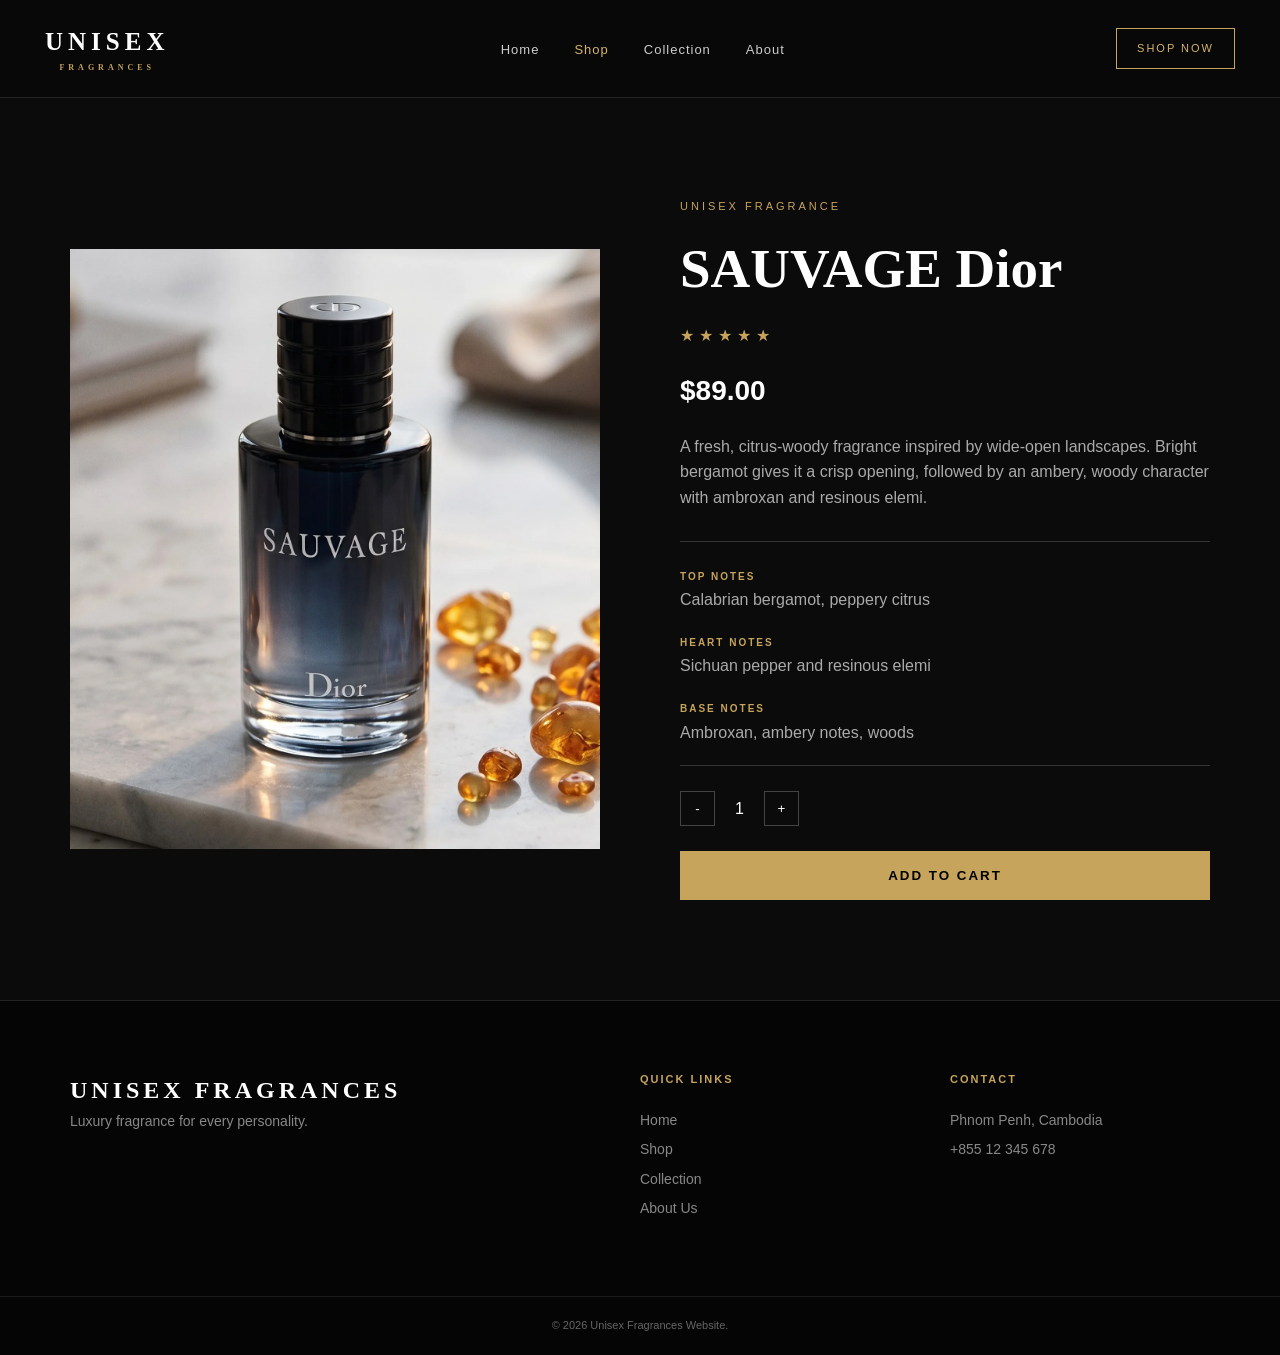
<file: sauvage_dior.html>
<!DOCTYPE html>
<html lang="en">
<head>
    <meta charset="UTF-8">
    <meta name="viewport" content="width=device-width, initial-scale=1.0">
    <title>SAUVAGE Dior | Product</title>
    <link rel="stylesheet" href="product.css">
</head>

<body>

<header>
    <nav class="navbar">

        <a href="Index.html" class="logo">
            UNISEX
            <span>FRAGRANCES</span>
        </a>

        <ul class="nav-links">
            <li><a href="Index.html">Home</a></li>
            <li><a href="shop.html" class="active">Shop</a></li>
            <li><a href="collection.html">Collection</a></li>
            <li><a href="about.html">About</a></li>
            
        </ul>

        <a href="shop.html" class="nav-button">SHOP NOW</a>

    </nav>
</header>


<section class="product-detail">

    <div class="product-detail-image">

        <img src="Image/image_2026-09-25_21-42-36.png" alt="SAUVAGE Dior Perfume">

    </div>


    <div class="product-detail-info">

        <p class="category">UNISEX FRAGRANCE</p>

        <h1>SAUVAGE Dior</h1>

        <div class="stars">
            ★★★★★
        </div>

        <h2>$89.00</h2>

        <p class="description">

            A fresh, citrus-woody fragrance inspired by wide-open landscapes. 
            Bright bergamot gives it a crisp opening, followed by an ambery, 
            woody character with ambroxan and resinous elemi.

        </p>


        <div class="notes">

            <div>
                <strong>TOP NOTES</strong>
                <p>Calabrian bergamot, peppery citrus</p>
            </div>

            <div>
                <strong>HEART NOTES</strong>
                <p>Sichuan pepper and resinous elemi</p>
            </div>

            <div>
                <strong>BASE NOTES</strong>
                <p>Ambroxan, ambery notes, woods</p>
            </div>

        </div>


        <div class="quantity">

            <button>-</button>
            <span>1</span>
            <button>+</button>

        </div>


        <button class="add-cart">
            ADD TO CART
        </button>

    </div>

</section>


<footer>

    <div class="footer-content">

        <div>
            <h2>UNISEX FRAGRANCES</h2>
            <p>Luxury fragrance for every personality.</p>
        </div>

        <div>
            <h3>QUICK LINKS</h3>
            <a href="Index.html">Home</a>
            <a href="shop.html">Shop</a>
            <a href="collection.html">Collection</a>
            <a href="about.html">About Us</a>
        </div>

        <div>
            <h3>CONTACT</h3>
            <p>Phnom Penh, Cambodia</p>
            <p>+855 12 345 678</p>
        </div>

    </div>

    <div class="copyright">
        © 2026 Unisex Fragrances Website.
    </div>

</footer>

</body>
</html>
</file>
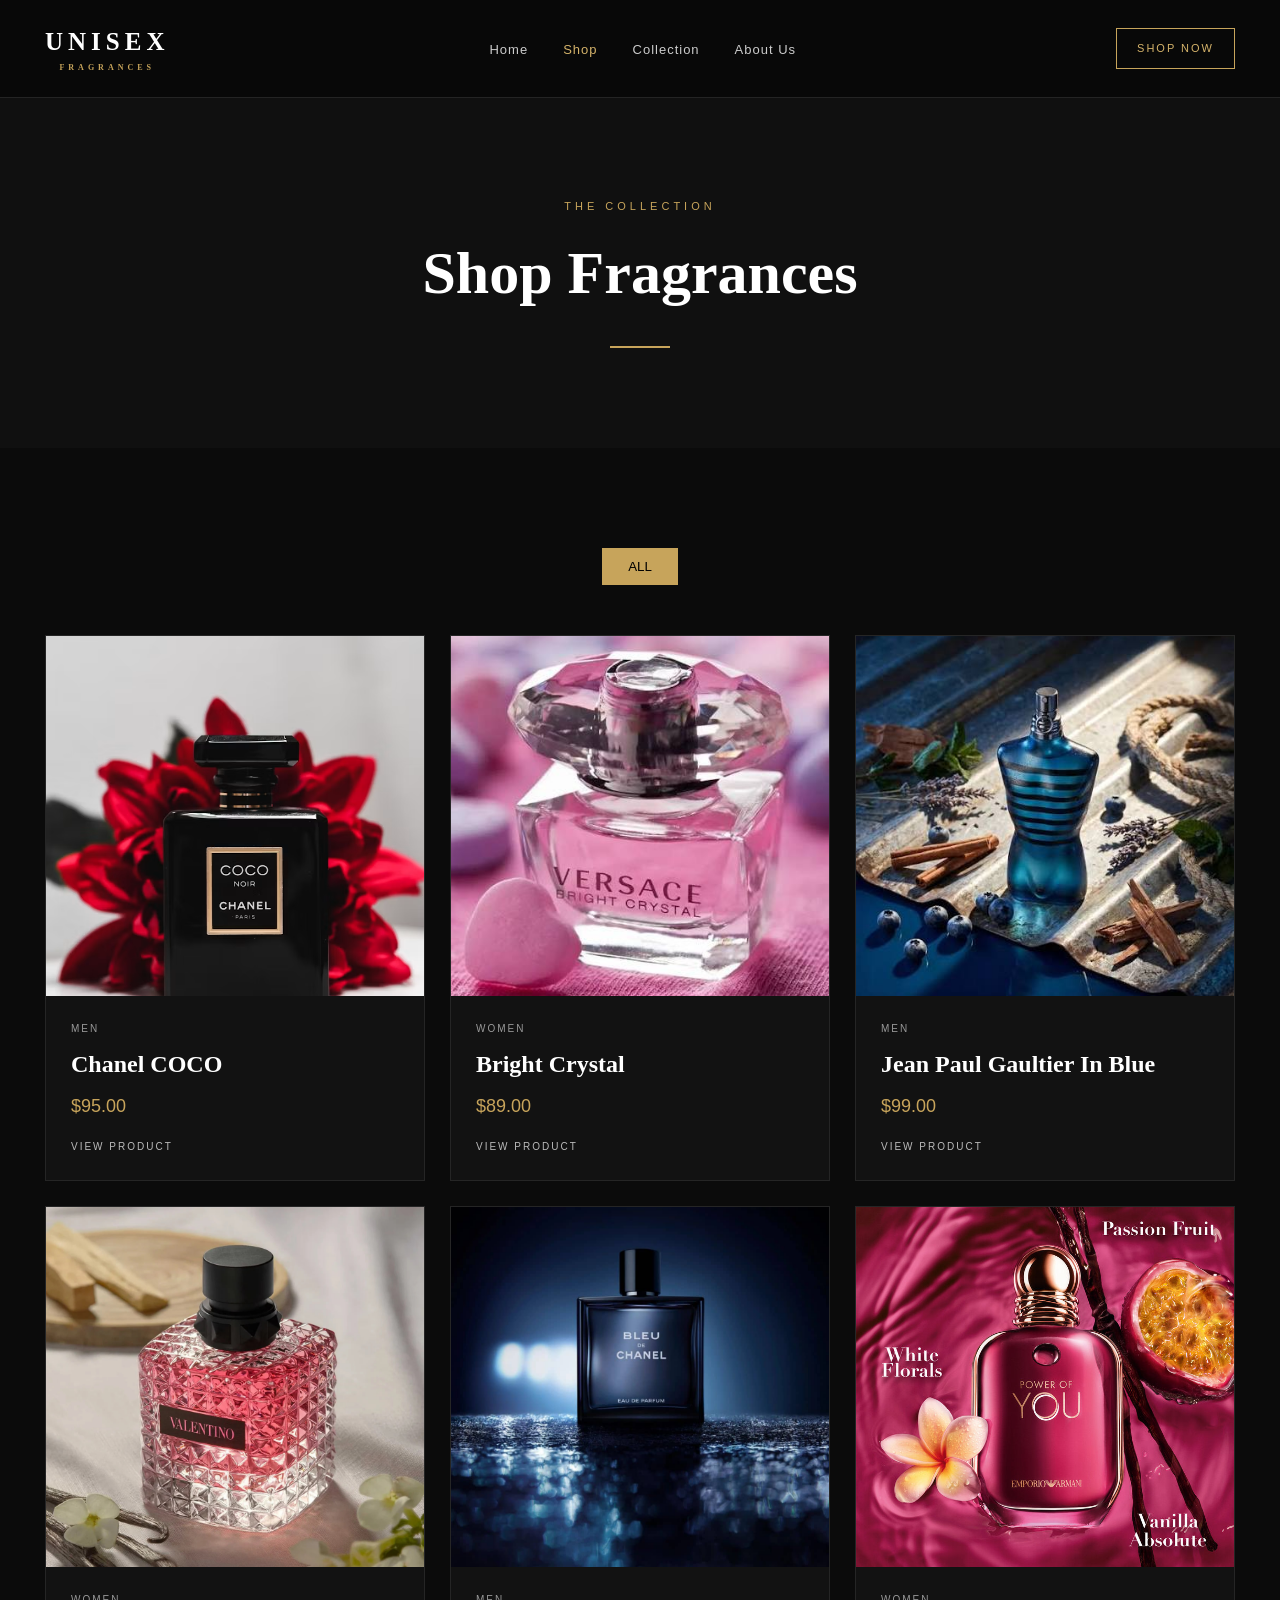
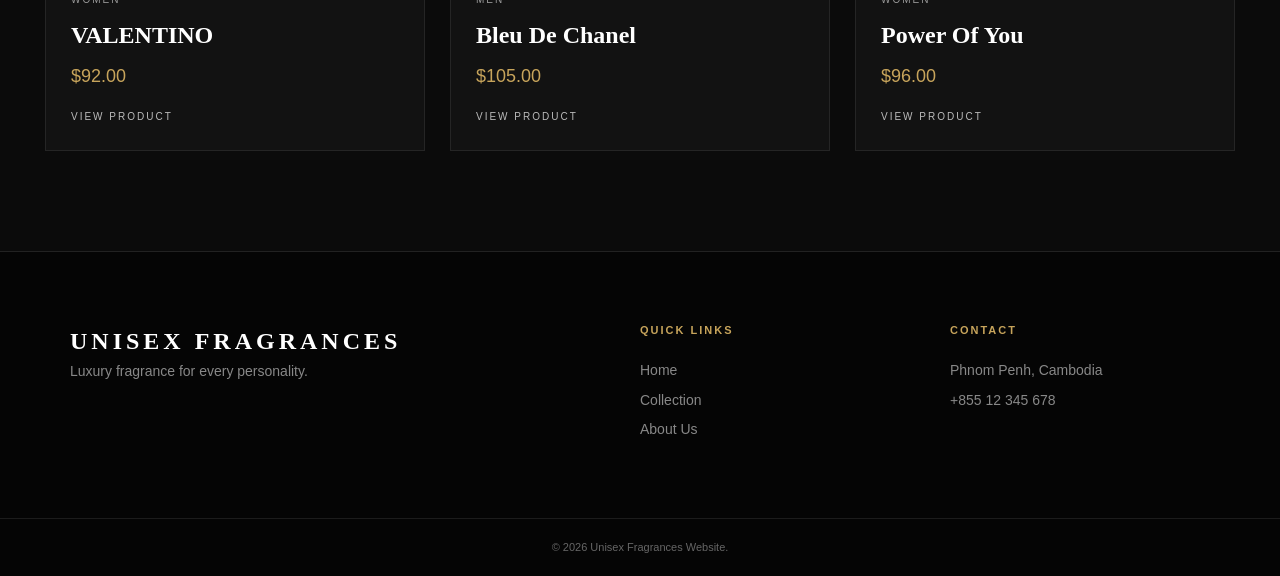
<file: shop.html>
<!DOCTYPE html>
<html lang="en">
<head>
    <meta charset="UTF-8">
    <meta name="viewport" content="width=device-width, initial-scale=1.0">
    <title>Shop | Unisex Fragrances</title>
    <link rel="stylesheet" href="shop.css">
</head>

<body>

<header>
    <nav class="navbar">

        <a href="Index.html" class="logo">
            UNISEX
            <span>FRAGRANCES</span>
        </a>

        <ul class="nav-links">
            <li><a href="Index.html">Home</a></li>
            <li><a href="shop.html" class="active">Shop</a></li>
            <li><a href="collection.html">Collection</a></li>
            <li><a href="about.html">About Us</a></li>
            
        </ul>

        <a href="shop.html" class="nav-button">SHOP NOW</a>

    </nav>
</header>


<section class="page-header">

    <p>THE COLLECTION</p>

    <h1>Shop Fragrances</h1>

    <span></span>

</section>


<section class="shop-section">

    <div class="filter-bar">
        <button>ALL</button>
        
    </div>


    <div class="product-grid">


        <div class="product-card">

            <div class="product-image">
                <img src="Image/photo-1594035910387-fea47794261f.avif">
            </div>

            <div class="product-info">
                <p>MEN</p>
                <h3>Chanel COCO</h3>
                <span>$95.00</span>
                <a href="chanel_coco.html">VIEW PRODUCT</a>
            </div>

        </div>


        <div class="product-card">

            <div class="product-image">
                <img src="Image/images (1).jpg">
            </div>

            <div class="product-info">
                <p>WOMEN</p>
                <h3>Bright Crystal</h3>
                <span>$89.00</span>
                <a href="bright_crystal.html">VIEW PRODUCT</a>
            </div>

        </div>


        <div class="product-card">

            <div class="product-image">
                <img src="Image/images (2).jpg">
            </div>

            <div class="product-info">
                <p>MEN</p>
                <h3>Jean Paul Gaultier In Blue</h3>
                <span>$99.00</span>
                <a href="jean_paul_gaultier_in_blue.html">VIEW PRODUCT</a>
            </div>

        </div>


        <div class="product-card">

            <div class="product-image">
                <img src="Image/photo_2026-09-25_22-01-55.jpg">
            </div>

            <div class="product-info">
                <p>WOMEN</p>
                <h3>VALENTINO</h3>
                <span>$92.00</span>
                <a href="valentino.html">VIEW PRODUCT</a>
            </div>

        </div>


        <div class="product-card">

            <div class="product-image">
                <img src="Image/chanel_blue_de_chanel.jpg">
            </div>

            <div class="product-info">
                <p>MEN</p>
                <h3>Bleu De Chanel</h3>
                <span>$105.00</span>
                <a href="bleu_de_chanel.html">VIEW PRODUCT</a>
            </div>

        </div>


        <div class="product-card">

            <div class="product-image">
                <img src="Image/alt1.jpg">
            </div>

            <div class="product-info">
                <p>WOMEN</p>
                <h3>Power Of You</h3>
                <span>$96.00</span>
                <a href="power_of_you.html">VIEW PRODUCT</a>
            </div>

        </div>

    </div>

</section>


<footer>

    <div class="footer-content">

        <div>
            <h2>UNISEX FRAGRANCES</h2>
            <p>Luxury fragrance for every personality.</p>
        </div>

        <div>
            <h3>QUICK LINKS</h3>
            <a href="Index.html">Home</a>
            <a href="collection.html">Collection</a>
            <a href="about.html">About Us</a>
        </div>

        <div>
            <h3>CONTACT</h3>
            <p>Phnom Penh, Cambodia</p>
            <p>+855 12 345 678</p>
        </div>

    </div>

    <div class="copyright">
        © 2026 Unisex Fragrances Website.
    </div>

</footer>

</body>
</html>
</file>
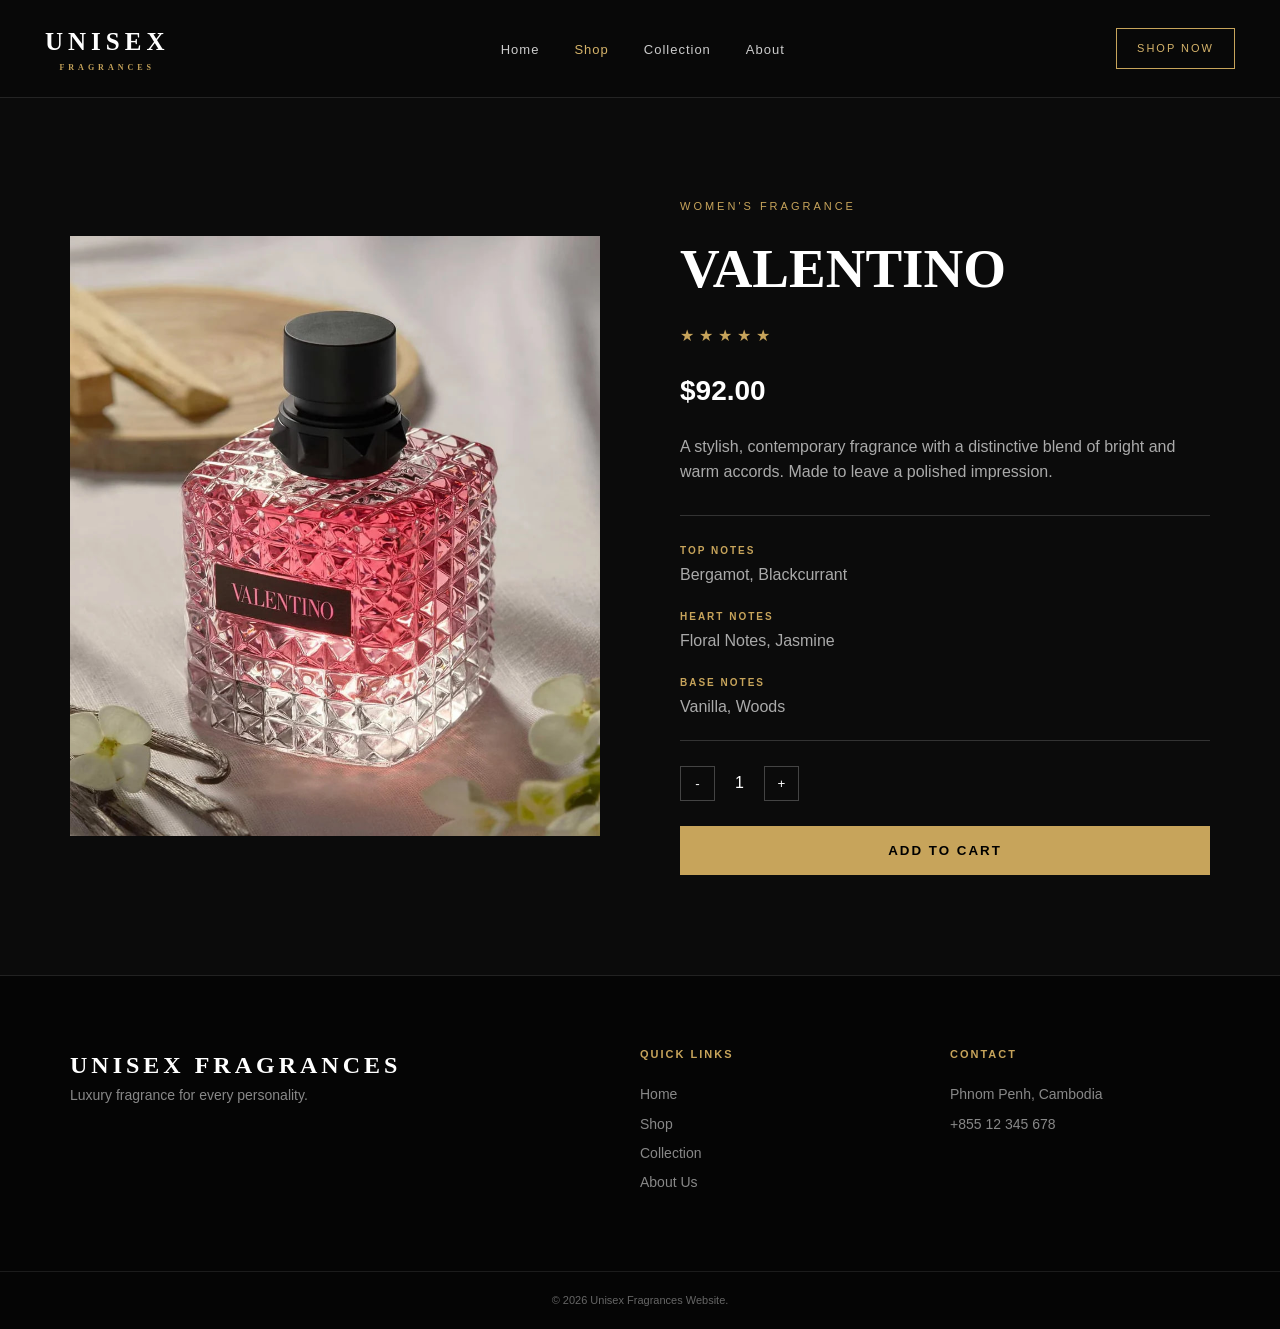
<file: valentino.html>
<!DOCTYPE html>
<html lang="en">
<head>
    <meta charset="UTF-8">
    <meta name="viewport" content="width=device-width, initial-scale=1.0">
    <title>VALENTINO | Product</title>
    <link rel="stylesheet" href="product.css">
</head>

<body>

<header>
    <nav class="navbar">

        <a href="Index.html" class="logo">
            UNISEX
            <span>FRAGRANCES</span>
        </a>

        <ul class="nav-links">
            <li><a href="Index.html">Home</a></li>
            <li><a href="shop.html" class="active">Shop</a></li>
            <li><a href="collection.html">Collection</a></li>
            <li><a href="about.html">About</a></li>
            
        </ul>

        <a href="shop.html" class="nav-button">SHOP NOW</a>

    </nav>
</header>


<section class="product-detail">

    <div class="product-detail-image">

        <img src="Image/photo_2026-09-25_22-01-55.jpg" alt="VALENTINO Perfume">

    </div>


    <div class="product-detail-info">

        <p class="category">WOMEN'S FRAGRANCE</p>

        <h1>VALENTINO</h1>

        <div class="stars">
            ★★★★★
        </div>

        <h2>$92.00</h2>

        <p class="description">

            A stylish, contemporary fragrance with a distinctive
            blend of bright and warm accords. Made to leave a
            polished impression.

        </p>


        <div class="notes">

            <div>
                <strong>TOP NOTES</strong>
                <p>Bergamot, Blackcurrant</p>
            </div>

            <div>
                <strong>HEART NOTES</strong>
                <p>Floral Notes, Jasmine</p>
            </div>

            <div>
                <strong>BASE NOTES</strong>
                <p>Vanilla, Woods</p>
            </div>

        </div>


        <div class="quantity">

            <button>-</button>
            <span>1</span>
            <button>+</button>

        </div>


        <button class="add-cart">
            ADD TO CART
        </button>

    </div>

</section>


<footer>

    <div class="footer-content">

        <div>
            <h2>UNISEX FRAGRANCES</h2>
            <p>Luxury fragrance for every personality.</p>
        </div>

        <div>
            <h3>QUICK LINKS</h3>
            <a href="Index.html">Home</a>
            <a href="shop.html">Shop</a>
            <a href="collection.html">Collection</a>
            <a href="about.html">About Us</a>
        </div>

        <div>
            <h3>CONTACT</h3>
            <p>Phnom Penh, Cambodia</p>
            <p>+855 12 345 678</p>
        </div>

    </div>

    <div class="copyright">
        © 2026 Unisex Fragrances Website.
    </div>

</footer>

</body>
</html>
</file>
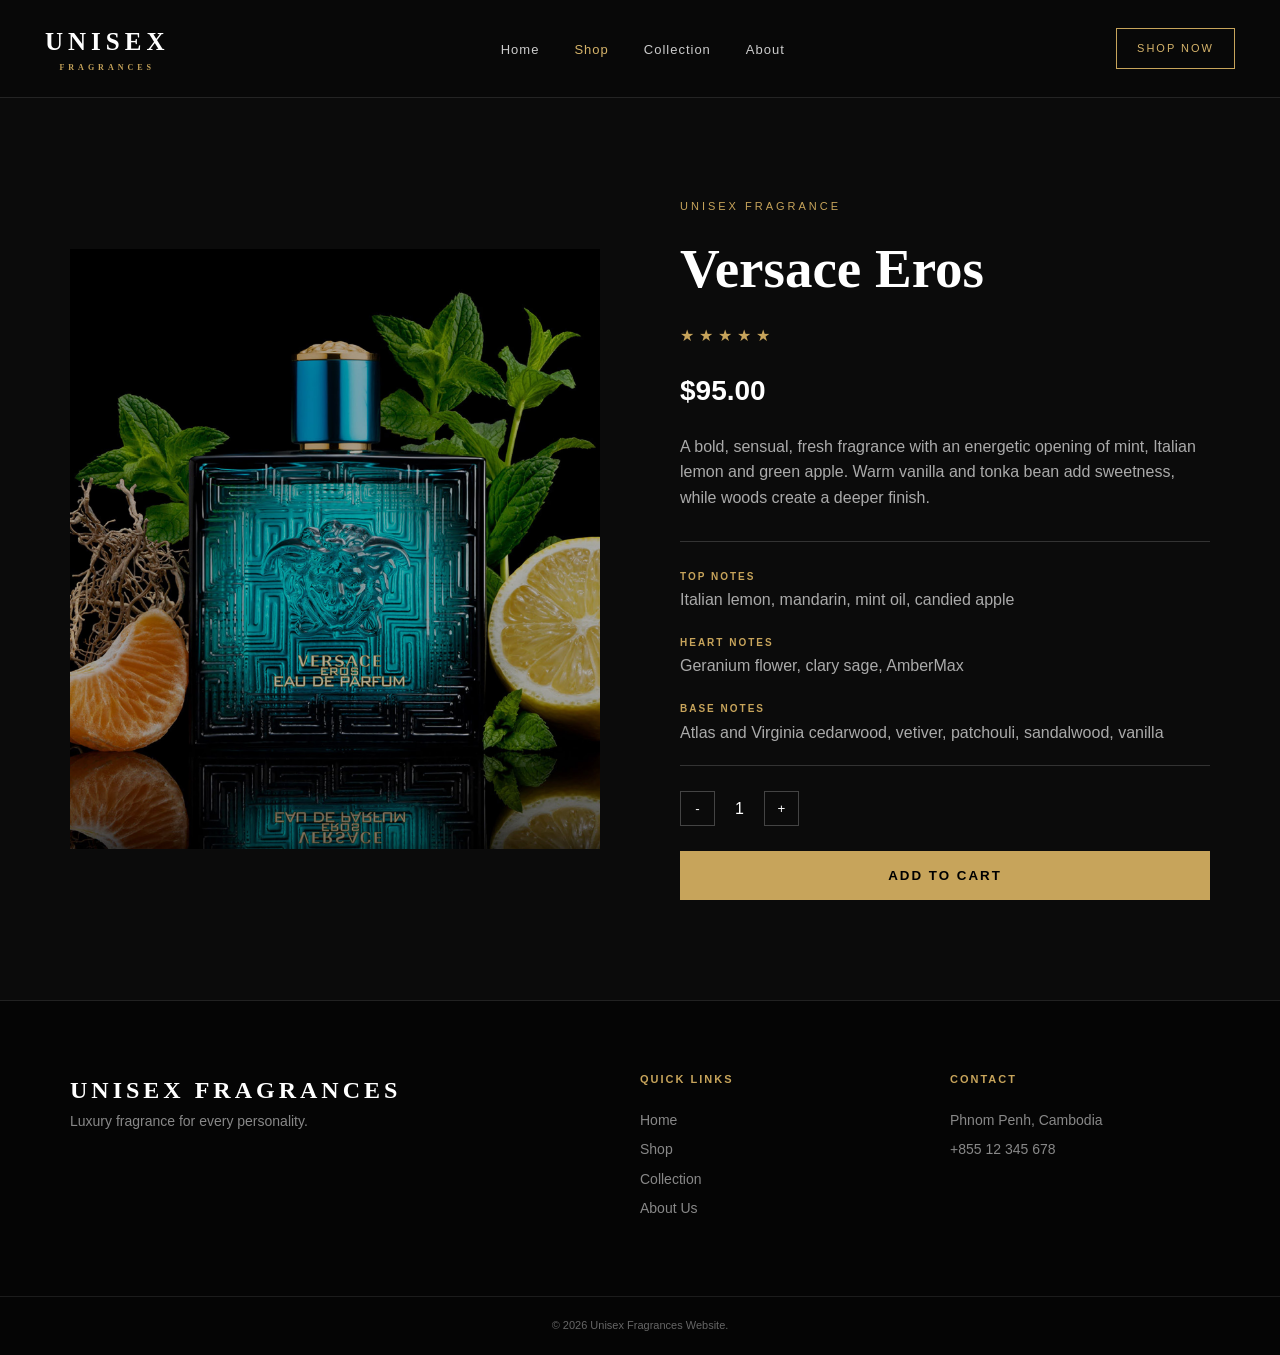
<file: versace_eros.html>
<!DOCTYPE html>
<html lang="en">
<head>
    <meta charset="UTF-8">
    <meta name="viewport" content="width=device-width, initial-scale=1.0">
    <title>Versace Eros | Product</title>
    <link rel="stylesheet" href="product.css">
</head>

<body>

<header>
    <nav class="navbar">

        <a href="Index.html" class="logo">
            UNISEX
            <span>FRAGRANCES</span>
        </a>

        <ul class="nav-links">
            <li><a href="Index.html">Home</a></li>
            <li><a href="shop.html" class="active">Shop</a></li>
            <li><a href="collection.html">Collection</a></li>
            <li><a href="about.html">About</a></li>
            
        </ul>

        <a href="shop.html" class="nav-button">SHOP NOW</a>

    </nav>
</header>


<section class="product-detail">

    <div class="product-detail-image">

        <img src="Image/image.png" alt="Versace Eros Perfume">

    </div>


    <div class="product-detail-info">

        <p class="category">UNISEX FRAGRANCE</p>

        <h1>Versace Eros</h1>

        <div class="stars">
            ★★★★★
        </div>

        <h2>$95.00</h2>

        <p class="description">

            A bold, sensual, fresh fragrance with an energetic opening of mint, 
            Italian lemon and green apple. Warm vanilla and tonka bean add sweetness, 
            while woods create a deeper finish.

        </p>


        <div class="notes">

            <div>
                <strong>TOP NOTES</strong>
                <p>Italian lemon, mandarin, mint oil, candied apple</p>
            </div>

            <div>
                <strong>HEART NOTES</strong>
                <p>Geranium flower, clary sage, AmberMax</p>
            </div>

            <div>
                <strong>BASE NOTES</strong>
                <p>Atlas and Virginia cedarwood, vetiver, patchouli, sandalwood, vanilla</p>
            </div>

        </div>


        <div class="quantity">

            <button>-</button>
            <span>1</span>
            <button>+</button>

        </div>


        <button class="add-cart">
            ADD TO CART
        </button>

    </div>

</section>


<footer>

    <div class="footer-content">

        <div>
            <h2>UNISEX FRAGRANCES</h2>
            <p>Luxury fragrance for every personality.</p>
        </div>

        <div>
            <h3>QUICK LINKS</h3>
            <a href="Index.html">Home</a>
            <a href="shop.html">Shop</a>
            <a href="collection.html">Collection</a>
            <a href="about.html">About Us</a>
        </div>

        <div>
            <h3>CONTACT</h3>
            <p>Phnom Penh, Cambodia</p>
            <p>+855 12 345 678</p>
        </div>

    </div>

    <div class="copyright">
        © 2026 Unisex Fragrances Website.
    </div>

</footer>

</body>
</html>
</file>
<file: index.css>
* {
    margin: 0;
    padding: 0;
    box-sizing: border-box;
}

body {
    font-family: Arial, Helvetica, sans-serif;
    background: #0b0b0b;
    color: white;
    line-height: 1.6;
}

a {
    text-decoration: none;
    color: inherit;
}

/* NAVBAR */

header {
    background: #080808;
    border-bottom: 1px solid #242424;
}

.navbar {
    max-width: 1250px;
    margin: auto;
    padding: 22px 30px;
    display: flex;
    align-items: center;
    justify-content: space-between;
}

.logo {
    font-family: Georgia, serif;
    font-size: 25px;
    letter-spacing: 5px;
    font-weight: bold;
}

.logo span {
    display: block;
    font-size: 8px;
    letter-spacing: 4px;
    text-align: center;
    color: #c7a45b;
}

.nav-links {
    display: flex;
    list-style: none;
    gap: 35px;
}

.nav-links a {
    font-size: 13px;
    letter-spacing: 1px;
    color: #ccc;
    transition: 0.3s;
}

.nav-links a:hover,
.nav-links a.active {
    color: #d5b36a;
}

.nav-button {
    border: 1px solid #c7a45b;
    padding: 11px 20px;
    font-size: 11px;
    letter-spacing: 2px;
    color: #d5b36a;
    transition: 0.3s;
}

.nav-button:hover {
    background: #c7a45b;
    color: black;
}

/* HERO */

.hero {
    min-height: 780px;
    background:
        linear-gradient(
            90deg,
            rgba(0, 0, 0, 0.88) 0%,
            rgba(0, 0, 0, 0.55) 45%,
            rgba(0, 0, 0, 0.20) 100%
        ),
        url("/Image/image.png");
    background-size: cover;
    background-position: center;
    background-repeat: no-repeat;
    display: flex;
    align-items: center;
    position: relative;
}

.hero-content {
    max-width: 1250px;
    width: 100%;
    margin: auto;
    padding: 40px 30px;
    position: relative;
    z-index: 2;
}

.small-title {
    color: #c7a45b;
    letter-spacing: 4px;
    font-size: 12px;
    margin-bottom: 15px;
}

.hero h1 {
    font-family: Georgia, serif;
    font-size: clamp(50px, 7vw, 90px);
    line-height: 1.05;
    max-width: 750px;
    margin-bottom: 25px;
}

.hero h1 span {
    color: #c7a45b;
    display: block;
}

.hero p {
    max-width: 550px;
    color: #c5c5c5;
    font-size: 16px;
}

.hero-buttons {
    margin-top: 35px;
    display: flex;
    gap: 15px;
}

/* BUTTONS */

.gold-button {
    display: inline-block;
    background: #c7a45b;
    color: #080808;
    padding: 14px 25px;
    border: none;
    font-size: 11px;
    letter-spacing: 2px;
    font-weight: bold;
    cursor: pointer;
    transition: 0.3s;
}

.gold-button:hover {
    background: white;
    transform: translateY(-2px);
}

.outline-button {
    display: inline-block;
    border: 1px solid #c7a45b;
    color: #c7a45b;
    padding: 13px 25px;
    font-size: 11px;
    letter-spacing: 2px;
}

.outline-button:hover {
    background: #c7a45b;
    color: black;
}

/* FEATURED PRODUCTS */

.featured {
    max-width: 1250px;
    margin: auto;
    padding: 100px 30px;
}

.section-title {
    text-align: center;
    margin-bottom: 55px;
}

.section-title p {
    color: #c7a45b;
    font-size: 11px;
    letter-spacing: 4px;
}

.section-title h2 {
    font-family: Georgia, serif;
    font-size: 42px;
    margin: 8px 0 20px;
}

.section-title span {
    display: block;
    width: 60px;
    height: 2px;
    background: #c7a45b;
    margin: auto;
}

.product-grid {
    display: grid;
    grid-template-columns: repeat(3, 1fr);
    gap: 25px;
}

.product-card {
    background: #121212;
    border: 1px solid #252525;
    transition: 0.4s;
}

.product-card:hover {
    transform: translateY(-8px);
    border-color: #c7a45b;
}

.product-image {
    height: 360px;
    overflow: hidden;
    background: #181818;
}

.product-image img {
    width: 100%;
    height: 100%;
    object-fit: cover;
    transition: 0.5s;
}

.product-card:hover .product-image img {
    transform: scale(1.06);
}

.product-info {
    padding: 25px;
}

.product-info p {
    font-size: 10px;
    letter-spacing: 2px;
    color: #999;
}

.product-info h3 {
    font-family: Georgia, serif;
    font-size: 24px;
    margin: 8px 0;
}

.product-info span {
    color: #c7a45b;
    font-size: 18px;
}

.product-info a {
    display: block;
    margin-top: 18px;
    font-size: 10px;
    letter-spacing: 2px;
    color: #bbb;
}

.product-info a:hover {
    color: #c7a45b;
}

/* LUXURY BANNER */

.luxury-banner {
    min-height: 450px;
    background:
        linear-gradient(rgba(0, 0, 0, 0.65), rgba(0, 0, 0, 0.75)),
        url("https://images.unsplash.com/photo-1523293182086-7651a899d37f?auto=format&fit=crop&w=1800&q=85");
    background-size: cover;
    background-position: center;
    display: flex;
    align-items: center;
    justify-content: center;
    text-align: center;
}

.luxury-banner p {
    color: #c7a45b;
    letter-spacing: 4px;
    font-size: 11px;
}

.luxury-banner h2 {
    font-family: Georgia, serif;
    font-size: 55px;
    margin: 10px 0 30px;
}

.luxury-banner h2 span {
    color: #c7a45b;
}

/* FOOTER */

footer {
    background: #050505;
    border-top: 1px solid #222;
}

.footer-content {
    max-width: 1200px;
    margin: auto;
    padding: 70px 30px;
    display: grid;
    grid-template-columns: 2fr 1fr 1fr;
    gap: 50px;
}

.footer-content h2 {
    font-family: Georgia, serif;
    letter-spacing: 4px;
}

.footer-content h3 {
    color: #c7a45b;
    font-size: 11px;
    letter-spacing: 2px;
    margin-bottom: 20px;
}

.footer-content p,
.footer-content a {
    color: #888;
    font-size: 14px;
    margin-bottom: 7px;
}

.footer-content a {
    display: block;
}

.footer-content a:hover {
    color: #c7a45b;
}

.copyright {
    border-top: 1px solid #1c1c1c;
    text-align: center;
    padding: 20px;
    color: #666;
    font-size: 11px;
}

/* RESPONSIVE */

@media (max-width: 900px) {
    .nav-links {
        display: none;
    }

    .product-grid {
        grid-template-columns: repeat(2, 1fr);
    }

    .footer-content {
        grid-template-columns: 1fr 1fr;
    }
}

@media (max-width: 600px) {
    .navbar {
        padding: 18px;
    }

    .nav-button {
        display: none;
    }

    .hero {
        min-height: 600px;
    }

    .hero h1 {
        font-size: 48px;
    }

    .hero-buttons {
        flex-direction: column;
        width: 200px;
    }

    .product-grid {
        grid-template-columns: 1fr;
    }

    .footer-content {
        grid-template-columns: 1fr;
    }
}
</file>
<file: about.css>
* {
    margin: 0;
    padding: 0;
    box-sizing: border-box;
}

body {
    font-family: Arial, Helvetica, sans-serif;
    background: #0b0b0b;
    color: white;
    line-height: 1.6;
}

a {
    text-decoration: none;
    color: inherit;
}

/* NAVBAR */

header {
    background: #080808;
    border-bottom: 1px solid #242424;
}

.navbar {
    max-width: 1250px;
    margin: auto;
    padding: 22px 30px;
    display: flex;
    align-items: center;
    justify-content: space-between;
}

.logo {
    font-family: Georgia, serif;
    font-size: 25px;
    letter-spacing: 5px;
    font-weight: bold;
}

.logo span {
    display: block;
    font-size: 8px;
    letter-spacing: 4px;
    text-align: center;
    color: #c7a45b;
}

.nav-links {
    display: flex;
    list-style: none;
    gap: 35px;
}

.nav-links a {
    font-size: 13px;
    letter-spacing: 1px;
    color: #ccc;
    transition: 0.3s;
}

.nav-links a:hover,
.nav-links a.active {
    color: #d5b36a;
}

.nav-button {
    border: 1px solid #c7a45b;
    padding: 11px 20px;
    font-size: 11px;
    letter-spacing: 2px;
    color: #d5b36a;
    transition: 0.3s;
}

.nav-button:hover {
    background: #c7a45b;
    color: black;
}

/* PAGE HEADER */

.page-header {
    padding: 100px 20px;
    text-align: center;
    background: #101010;
}

.page-header p {
    color: #c7a45b;
    font-size: 11px;
    letter-spacing: 4px;
}

.page-header h1 {
    font-family: Georgia, serif;
    font-size: 60px;
    margin: 10px 0 25px;
}

.page-header span {
    display: block;
    width: 60px;
    height: 2px;
    background: #c7a45b;
    margin: auto;
}

/* ABOUT */

.about-section {
    max-width: 1200px;
    margin: auto;
    padding: 100px 30px;
    display: grid;
    grid-template-columns: 1fr 1fr;
    gap: 80px;
    align-items: center;
}

.about-image {
    height: 600px;
}

.about-image img {
    width: 100%;
    height: 100%;
    object-fit: cover;
}

.about-content h2 {
    font-family: Georgia, serif;
    font-size: 50px;
    margin: 10px 0 25px;
}

.about-content h2 span {
    color: #c7a45b;
}

.about-content > p:not(.small-title) {
    color: #aaa;
    margin-bottom: 20px;
}
/* CONTACT */

.contact-section {
    max-width: 1200px;
    margin: auto;
    padding: 100px 30px;
    display: grid;
    grid-template-columns: 1fr 1fr;
    gap: 80px;
    align-items: start;
}

.small-title {
    color: #c7a45b;
    font-size: 11px;
    letter-spacing: 4px;
    text-transform: uppercase;
}

.contact-info h2 {
    font-family: Georgia, serif;
    font-size: 45px;
    margin: 10px 0 20px;
}

.contact-info > p {
    color: #aaa;
    margin-bottom: 35px;
}

.contact-info h3 {
    color: #c7a45b;
    font-size: 11px;
    letter-spacing: 2px;
    margin-bottom: 5px;
}

.contact-info h3 + p {
    color: #ddd;
    margin-bottom: 25px;
}

.contact-form {
    display: flex;
    flex-direction: column;
    gap: 18px;
}

.contact-form input,
.contact-form textarea {
    width: 100%;
    padding: 15px 18px;
    background: #111;
    border: 1px solid #2a2a2a;
    color: white;
    font-family: Arial, Helvetica, sans-serif;
    font-size: 14px;
    transition: 0.3s;
}

.contact-form textarea {
    min-height: 160px;
    resize: vertical;
}

.contact-form input::placeholder,
.contact-form textarea::placeholder {
    color: #777;
}

.contact-form input:focus,
.contact-form textarea:focus {
    outline: none;
    border-color: #c7a45b;
}

.contact-form button {
    align-self: flex-start;
    padding: 14px 32px;
    background: transparent;
    border: 1px solid #c7a45b;
    color: #d5b36a;
    font-size: 11px;
    letter-spacing: 2px;
    cursor: pointer;
    transition: 0.3s;
}

.contact-form button:hover {
    background: #c7a45b;
    color: black;
}

@media (max-width: 900px) {
    .contact-section {
        grid-template-columns: 1fr;
        gap: 50px;
        padding: 60px 30px;
    }
}

/* FOOTER */

footer {
    background: #050505;
    border-top: 1px solid #222;
}

.footer-content {
    max-width: 1200px;
    margin: auto;
    padding: 70px 30px;
    display: grid;
    grid-template-columns: 2fr 1fr 1fr;
    gap: 50px;
}

.footer-content h2 {
    font-family: Georgia, serif;
    letter-spacing: 4px;
}

.footer-content h3 {
    color: #c7a45b;
    font-size: 11px;
    letter-spacing: 2px;
    margin-bottom: 20px;
}

.footer-content p,
.footer-content a {
    color: #888;
    font-size: 14px;
    margin-bottom: 7px;
}

.footer-content a {
    display: block;
}

.footer-content a:hover {
    color: #c7a45b;
}

.copyright {
    border-top: 1px solid #1c1c1c;
    text-align: center;
    padding: 20px;
    color: #666;
    font-size: 11px;
}

/* RESPONSIVE */

@media (max-width: 900px) {
    .nav-links {
        display: none;
    }

    .about-section {
        grid-template-columns: 1fr;
    }

    .footer-content {
        grid-template-columns: 1fr 1fr;
    }
}

@media (max-width: 600px) {
    .navbar {
        padding: 18px;
    }

    .nav-button {
        display: none;
    }

    .page-header h1 {
        font-size: 45px;
    }

    .about-content h2 {
        font-size: 40px;
    }

    .footer-content {
        grid-template-columns: 1fr;
    }
    
}
</file>
<file: product.css>
* {
    margin: 0;
    padding: 0;
    box-sizing: border-box;
}

body {
    font-family: Arial, Helvetica, sans-serif;
    background: #0b0b0b;
    color: white;
    line-height: 1.6;
}

a {
    text-decoration: none;
    color: inherit;
}

/* NAVBAR */

header {
    background: #080808;
    border-bottom: 1px solid #242424;
}

.navbar {
    max-width: 1250px;
    margin: auto;
    padding: 22px 30px;
    display: flex;
    align-items: center;
    justify-content: space-between;
}

.logo {
    font-family: Georgia, serif;
    font-size: 25px;
    letter-spacing: 5px;
    font-weight: bold;
}

.logo span {
    display: block;
    font-size: 8px;
    letter-spacing: 4px;
    text-align: center;
    color: #c7a45b;
}

.nav-links {
    display: flex;
    list-style: none;
    gap: 35px;
}

.nav-links a {
    font-size: 13px;
    letter-spacing: 1px;
    color: #ccc;
    transition: 0.3s;
}

.nav-links a:hover,
.nav-links a.active {
    color: #d5b36a;
}

.nav-button {
    border: 1px solid #c7a45b;
    padding: 11px 20px;
    font-size: 11px;
    letter-spacing: 2px;
    color: #d5b36a;
    transition: 0.3s;
}

.nav-button:hover {
    background: #c7a45b;
    color: black;
}

/* PRODUCT DETAIL */

.product-detail {
    max-width: 1200px;
    margin: auto;
    padding: 100px 30px;
    display: grid;
    grid-template-columns: 1fr 1fr;
    gap: 80px;
    align-items: center;
}

.product-detail-image {
    height: 600px;
}

.product-detail-image img {
    width: 100%;
    height: 100%;
    object-fit: cover;
}

.product-detail-info .category {
    color: #c7a45b;
    letter-spacing: 3px;
    font-size: 11px;
}

.product-detail-info h1 {
    font-family: Georgia, serif;
    font-size: 55px;
    margin: 10px 0;
}

.stars {
    color: #c7a45b;
    letter-spacing: 5px;
}

.product-detail-info h2 {
    font-size: 28px;
    margin: 20px 0;
}

.description {
    color: #aaa;
    margin-bottom: 30px;
}

.notes {
    border-top: 1px solid #333;
    border-bottom: 1px solid #333;
    padding: 20px 0;
}

.notes div {
    margin-bottom: 15px;
}

.notes div:last-child {
    margin-bottom: 0;
}

.notes strong {
    font-size: 10px;
    letter-spacing: 2px;
    color: #c7a45b;
}

.notes p {
    color: #aaa;
}

.quantity {
    display: flex;
    align-items: center;
    gap: 20px;
    margin: 25px 0;
}

.quantity button {
    width: 35px;
    height: 35px;
    background: transparent;
    border: 1px solid #444;
    color: white;
}

.add-cart {
    width: 100%;
    padding: 17px;
    background: #c7a45b;
    border: none;
    font-weight: bold;
    letter-spacing: 2px;
    cursor: pointer;
}

/* FOOTER */

footer {
    background: #050505;
    border-top: 1px solid #222;
}

.footer-content {
    max-width: 1200px;
    margin: auto;
    padding: 70px 30px;
    display: grid;
    grid-template-columns: 2fr 1fr 1fr;
    gap: 50px;
}

.footer-content h2 {
    font-family: Georgia, serif;
    letter-spacing: 4px;
}

.footer-content h3 {
    color: #c7a45b;
    font-size: 11px;
    letter-spacing: 2px;
    margin-bottom: 20px;
}

.footer-content p,
.footer-content a {
    color: #888;
    font-size: 14px;
    margin-bottom: 7px;
}

.footer-content a {
    display: block;
}

.footer-content a:hover {
    color: #c7a45b;
}

.copyright {
    border-top: 1px solid #1c1c1c;
    text-align: center;
    padding: 20px;
    color: #666;
    font-size: 11px;
}

/* RESPONSIVE */

@media (max-width: 900px) {
    .nav-links {
        display: none;
    }

    .product-detail {
        grid-template-columns: 1fr;
        gap: 40px;
    }

    .footer-content {
        grid-template-columns: 1fr 1fr;
    }
}

@media (max-width: 600px) {
    .navbar {
        padding: 18px;
    }

    .nav-button {
        display: none;
    }

    .product-detail-info h1 {
        font-size: 40px;
    }

    .footer-content {
        grid-template-columns: 1fr;
    }
}
</file>
<file: collection.css>
* {
    margin: 0;
    padding: 0;
    box-sizing: border-box;
}

body {
    font-family: Arial, Helvetica, sans-serif;
    background: #0b0b0b;
    color: white;
    line-height: 1.6;
}

a {
    text-decoration: none;
    color: inherit;
}

/* NAVBAR */

header {
    background: #080808;
    border-bottom: 1px solid #242424;
}

.navbar {
    max-width: 1250px;
    margin: auto;
    padding: 22px 30px;
    display: flex;
    align-items: center;
    justify-content: space-between;
}

.logo {
    font-family: Georgia, serif;
    font-size: 25px;
    letter-spacing: 5px;
    font-weight: bold;
}

.logo span {
    display: block;
    font-size: 8px;
    letter-spacing: 4px;
    text-align: center;
    color: #c7a45b;
}

.nav-links {
    display: flex;
    list-style: none;
    gap: 35px;
}

.nav-links a {
    font-size: 13px;
    letter-spacing: 1px;
    color: #ccc;
    transition: 0.3s;
}

.nav-links a:hover,
.nav-links a.active {
    color: #d5b36a;
}

.nav-button {
    border: 1px solid #c7a45b;
    padding: 11px 20px;
    font-size: 11px;
    letter-spacing: 2px;
    color: #d5b36a;
    transition: 0.3s;
}

.nav-button:hover {
    background: #c7a45b;
    color: black;
}

/* PAGE HEADER */

.page-header {
    padding: 100px 20px;
    text-align: center;
    background: #101010;
}

.page-header p {
    color: #c7a45b;
    font-size: 11px;
    letter-spacing: 4px;
}

.page-header h1 {
    font-family: Georgia, serif;
    font-size: 60px;
    margin: 10px 0 25px;
}

.page-header span {
    display: block;
    width: 60px;
    height: 2px;
    background: #c7a45b;
    margin: auto;
}

/* COLLECTIONS */

.collections {
    max-width: 1250px;
    margin: auto;
    padding: 100px 30px;
    display: grid;
    grid-template-columns: repeat(2, 1fr);
    gap: 25px;
}

.collection-card {
    height: 600px;
    position: relative;
    overflow: hidden;
}

.collection-card img {
    width: 100%;
    height: 100%;
    object-fit: cover;
    transition: 0.5s;
}

.collection-card:hover img {
    transform: scale(1.05);
}

.collection-overlay {
    position: absolute;
    inset: 0;
    background: linear-gradient(
        transparent 35%,
        rgba(0, 0, 0, 0.9)
    );
    display: flex;
    flex-direction: column;
    justify-content: flex-end;
    padding: 45px;
}

.collection-overlay p {
    color: #c7a45b;
    letter-spacing: 3px;
    font-size: 11px;
}

.collection-overlay h2 {
    font-family: Georgia, serif;
    font-size: 38px;
    margin: 5px 0 15px;
}

.collection-overlay a {
    color: #ddd;
    font-size: 11px;
    letter-spacing: 2px;
}

/* FOOTER */

footer {
    background: #050505;
    border-top: 1px solid #222;
}

.footer-content {
    max-width: 1200px;
    margin: auto;
    padding: 70px 30px;
    display: grid;
    grid-template-columns: 2fr 1fr 1fr;
    gap: 50px;
}

.footer-content h2 {
    font-family: Georgia, serif;
    letter-spacing: 4px;
}

.footer-content h3 {
    color: #c7a45b;
    font-size: 11px;
    letter-spacing: 2px;
    margin-bottom: 20px;
}

.footer-content p,
.footer-content a {
    color: #888;
    font-size: 14px;
    margin-bottom: 7px;
}

.footer-content a {
    display: block;
}

.footer-content a:hover {
    color: #c7a45b;
}

.copyright {
    border-top: 1px solid #1c1c1c;
    text-align: center;
    padding: 20px;
    color: #666;
    font-size: 11px;
}

/* RESPONSIVE */

@media (max-width: 900px) {
    .nav-links {
        display: none;
    }

    .collections {
        grid-template-columns: 1fr;
    }

    .footer-content {
        grid-template-columns: 1fr 1fr;
    }
}

@media (max-width: 600px) {
    .navbar {
        padding: 18px;
    }

    .nav-button {
        display: none;
    }

    .collections {
        padding: 60px 20px;
    }

    .collection-card {
        height: 450px;
    }

    .page-header h1 {
        font-size: 45px;
    }

    .footer-content {
        grid-template-columns: 1fr;
    }
}
</file>
<file: shop.css>
* {
    margin: 0;
    padding: 0;
    box-sizing: border-box;
}

body {
    font-family: Arial, Helvetica, sans-serif;
    background: #0b0b0b;
    color: white;
    line-height: 1.6;
}

a {
    text-decoration: none;
    color: inherit;
}

/* NAVBAR */

header {
    background: #080808;
    border-bottom: 1px solid #242424;
}

.navbar {
    max-width: 1250px;
    margin: auto;
    padding: 22px 30px;
    display: flex;
    align-items: center;
    justify-content: space-between;
}

.logo {
    font-family: Georgia, serif;
    font-size: 25px;
    letter-spacing: 5px;
    font-weight: bold;
}

.logo span {
    display: block;
    font-size: 8px;
    letter-spacing: 4px;
    text-align: center;
    color: #c7a45b;
}

.nav-links {
    display: flex;
    list-style: none;
    gap: 35px;
}

.nav-links a {
    font-size: 13px;
    letter-spacing: 1px;
    color: #ccc;
    transition: 0.3s;
}

.nav-links a:hover,
.nav-links a.active {
    color: #d5b36a;
}

.nav-button {
    border: 1px solid #c7a45b;
    padding: 11px 20px;
    font-size: 11px;
    letter-spacing: 2px;
    color: #d5b36a;
    transition: 0.3s;
}

.nav-button:hover {
    background: #c7a45b;
    color: black;
}

/* PAGE HEADER */

.page-header {
    padding: 100px 20px;
    text-align: center;
    background: #101010;
}

.page-header p {
    color: #c7a45b;
    font-size: 11px;
    letter-spacing: 4px;
}

.page-header h1 {
    font-family: Georgia, serif;
    font-size: 60px;
    margin: 10px 0 25px;
}

.page-header span {
    display: block;
    width: 60px;
    height: 2px;
    background: #c7a45b;
    margin: auto;
}

/* SHOP */

.shop-section {
    max-width: 1250px;
    margin: auto;
    padding: 100px 30px;
}

.filter-bar {
    display: flex;
    justify-content: center;
    gap: 10px;
    margin-bottom: 50px;
}

.filter-bar button {
    background: transparent;
    border: 1px solid #333;
    color: #bbb;
    padding: 10px 25px;
    cursor: pointer;
}

.filter-bar button:first-child,
.filter-bar button:hover {
    background: #c7a45b;
    color: black;
    border-color: #c7a45b;
}

.product-grid {
    display: grid;
    grid-template-columns: repeat(3, 1fr);
    gap: 25px;
}

.product-card {
    background: #121212;
    border: 1px solid #252525;
    transition: 0.4s;
}

.product-card:hover {
    transform: translateY(-8px);
    border-color: #c7a45b;
}

.product-image {
    height: 360px;
    overflow: hidden;
    background: #181818;
}

.product-image img {
    width: 100%;
    height: 100%;
    object-fit: cover;
    transition: 0.5s;
}

.product-card:hover .product-image img {
    transform: scale(1.06);
}

.product-info {
    padding: 25px;
}

.product-info p {
    font-size: 10px;
    letter-spacing: 2px;
    color: #999;
}

.product-info h3 {
    font-family: Georgia, serif;
    font-size: 24px;
    margin: 8px 0;
}

.product-info span {
    color: #c7a45b;
    font-size: 18px;
}

.product-info a {
    display: block;
    margin-top: 18px;
    font-size: 10px;
    letter-spacing: 2px;
    color: #bbb;
}

.product-info a:hover {
    color: #c7a45b;
}

/* FOOTER */

footer {
    background: #050505;
    border-top: 1px solid #222;
}

.footer-content {
    max-width: 1200px;
    margin: auto;
    padding: 70px 30px;
    display: grid;
    grid-template-columns: 2fr 1fr 1fr;
    gap: 50px;
}

.footer-content h2 {
    font-family: Georgia, serif;
    letter-spacing: 4px;
}

.footer-content h3 {
    color: #c7a45b;
    font-size: 11px;
    letter-spacing: 2px;
    margin-bottom: 20px;
}

.footer-content p,
.footer-content a {
    color: #888;
    font-size: 14px;
    margin-bottom: 7px;
}

.footer-content a {
    display: block;
}

.footer-content a:hover {
    color: #c7a45b;
}

.copyright {
    border-top: 1px solid #1c1c1c;
    text-align: center;
    padding: 20px;
    color: #666;
    font-size: 11px;
}

/* RESPONSIVE */

@media (max-width: 900px) {
    .nav-links {
        display: none;
    }

    .product-grid {
        grid-template-columns: repeat(2, 1fr);
    }

    .footer-content {
        grid-template-columns: 1fr 1fr;
    }
}

@media (max-width: 600px) {
    .navbar {
        padding: 18px;
    }

    .nav-button {
        display: none;
    }

    .page-header h1 {
        font-size: 45px;
    }

    .product-grid {
        grid-template-columns: 1fr;
    }

    .footer-content {
        grid-template-columns: 1fr;
    }
}
</file>
